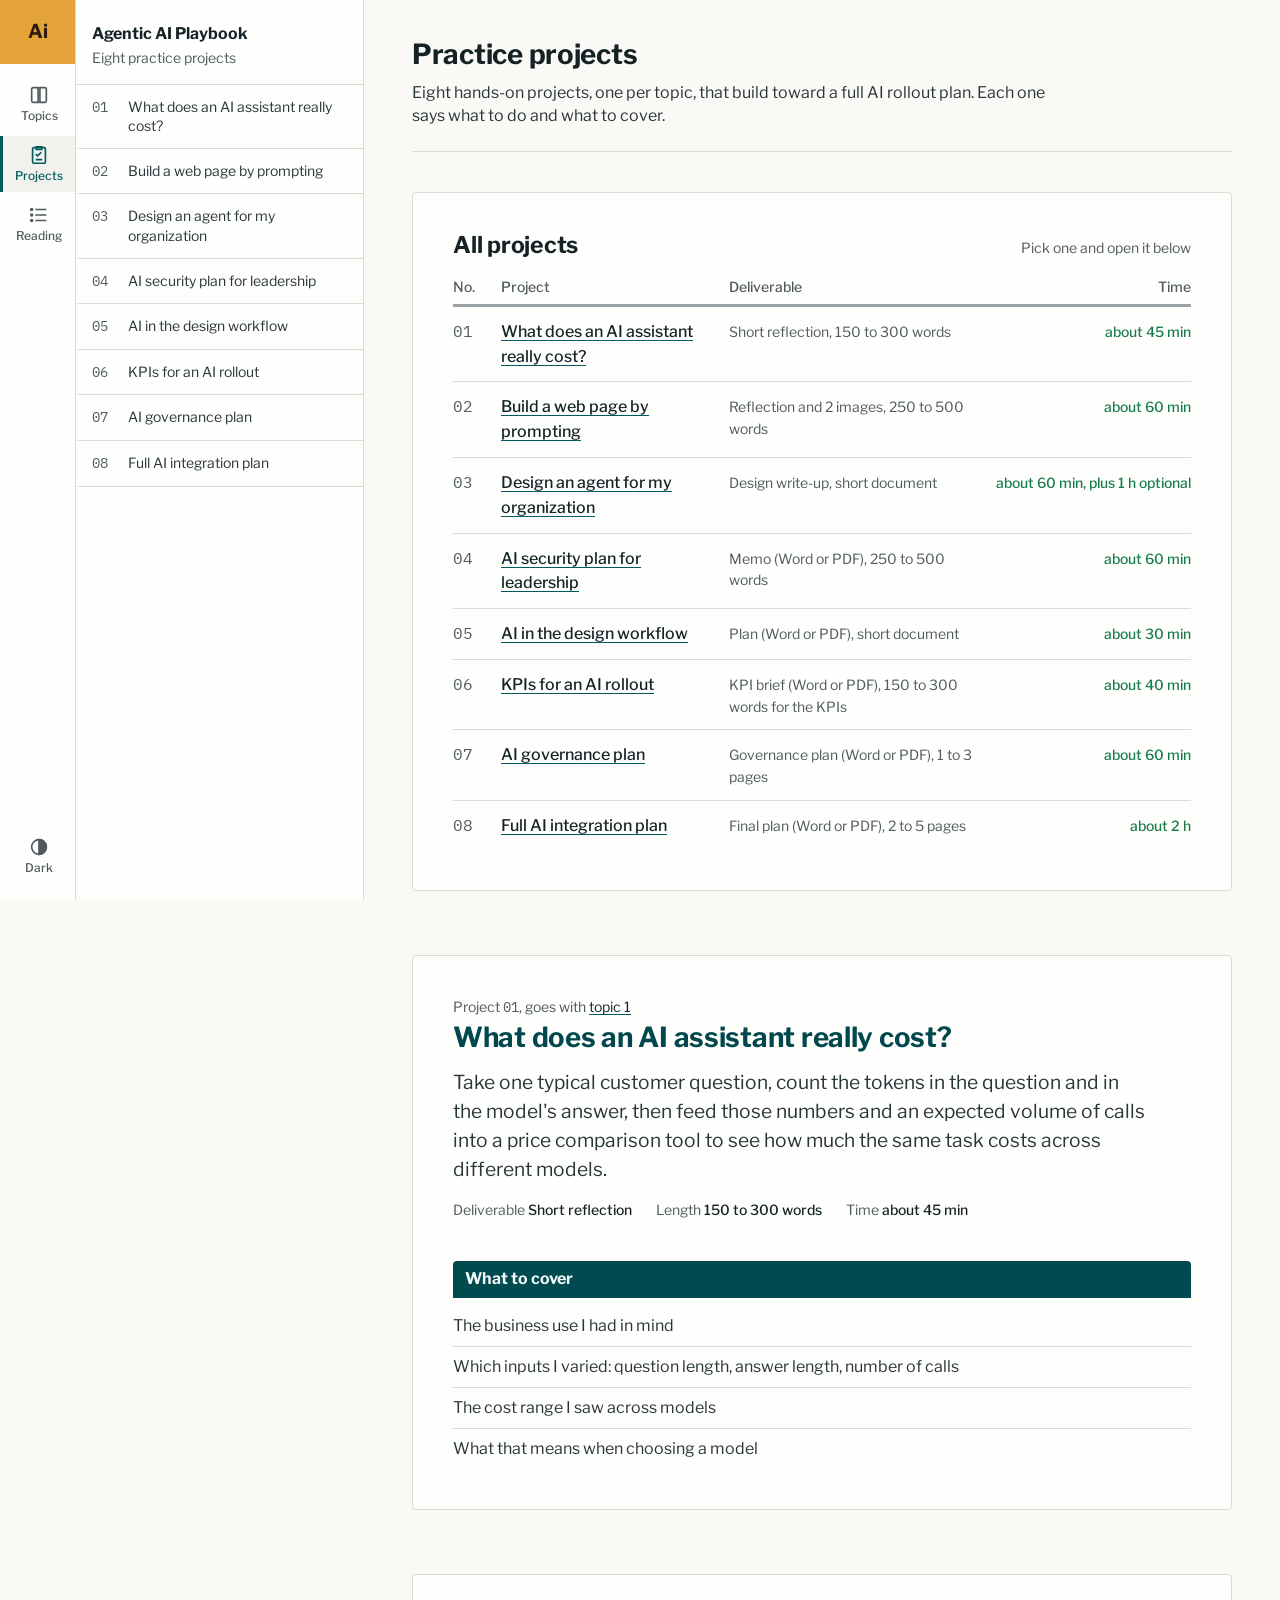
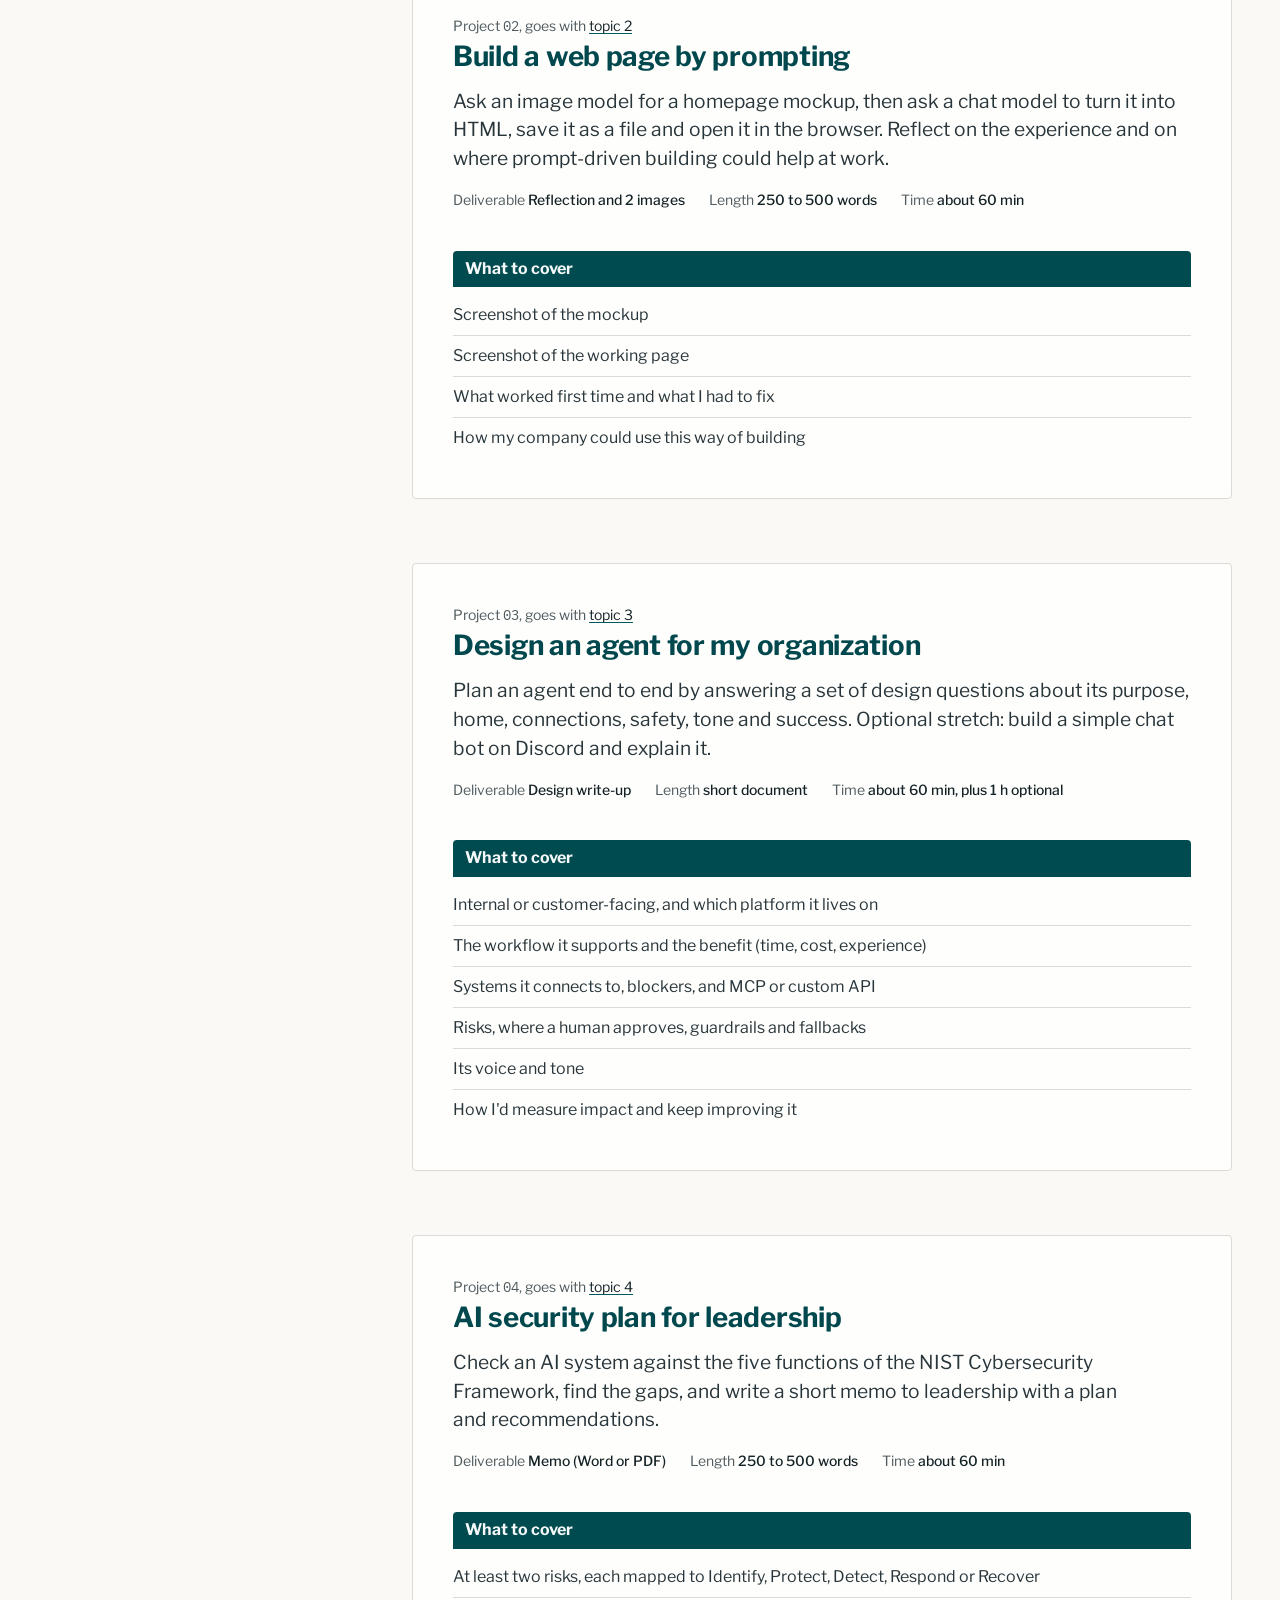
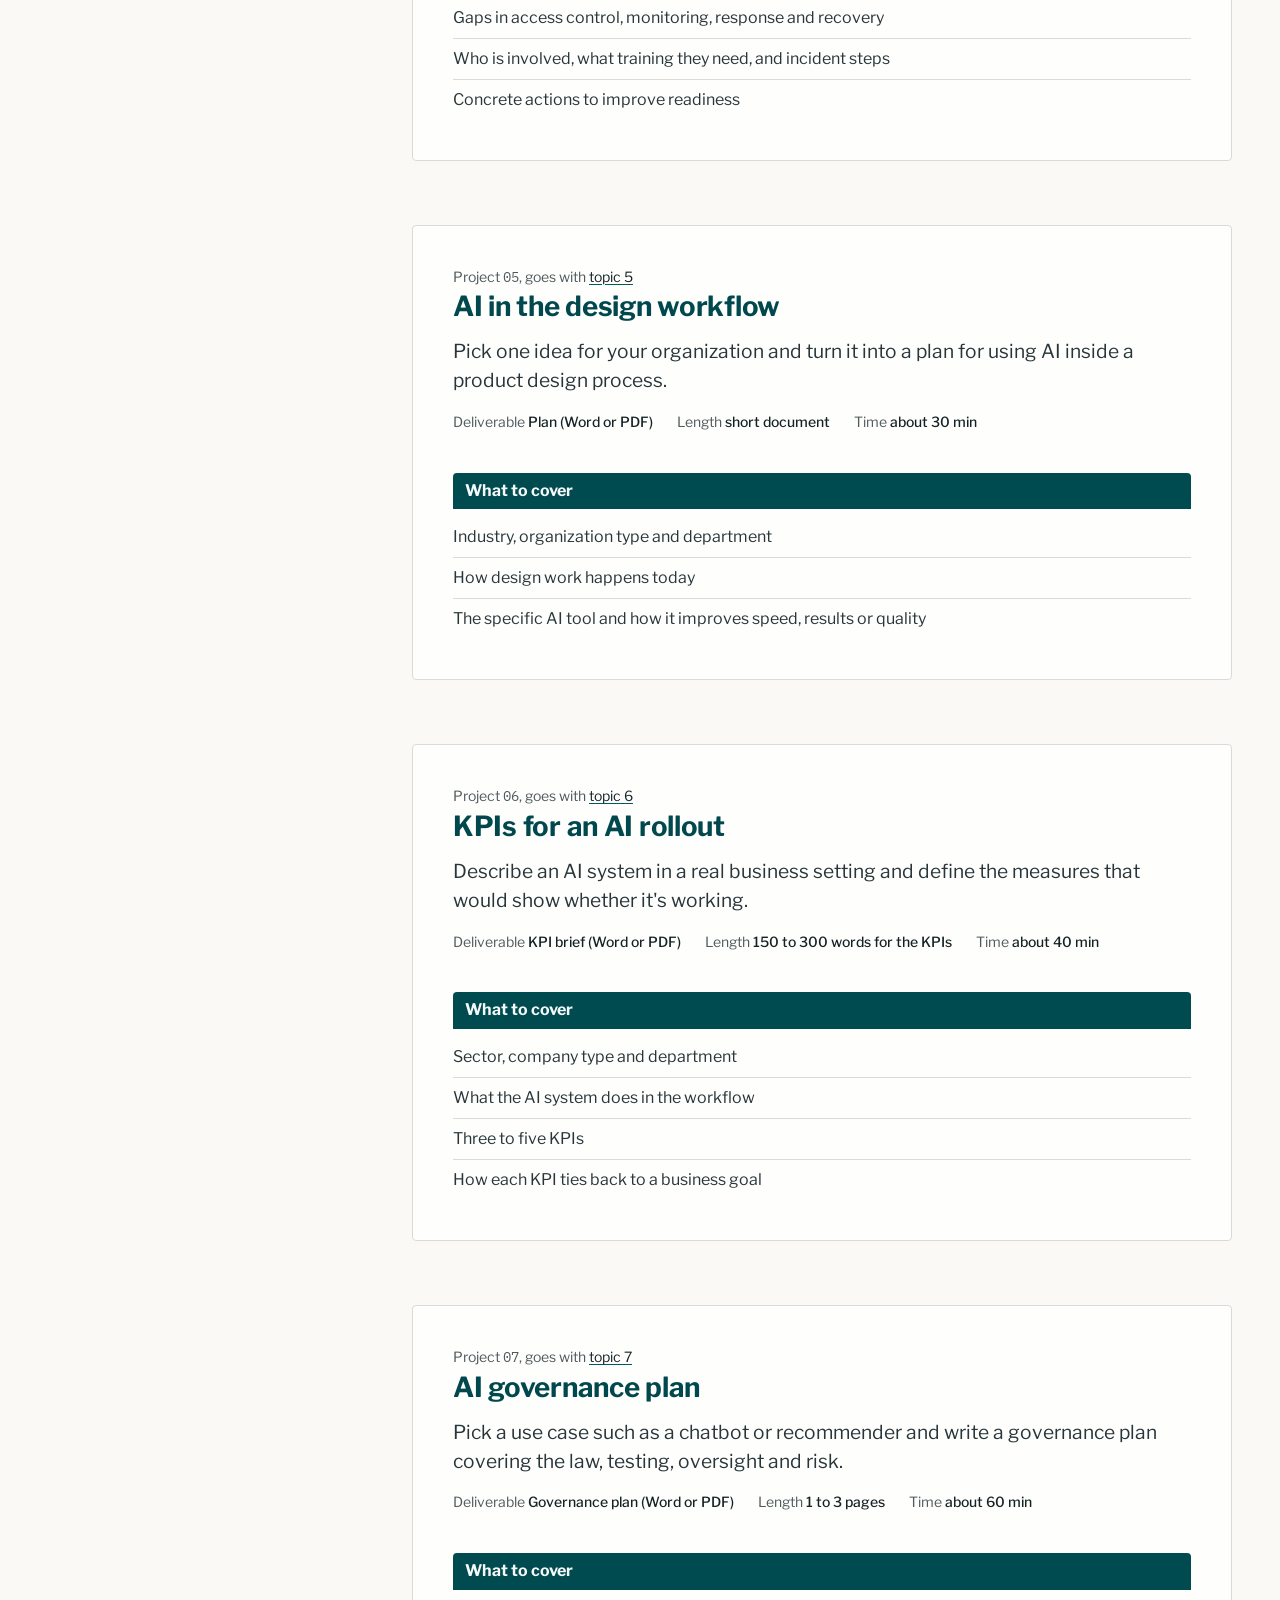
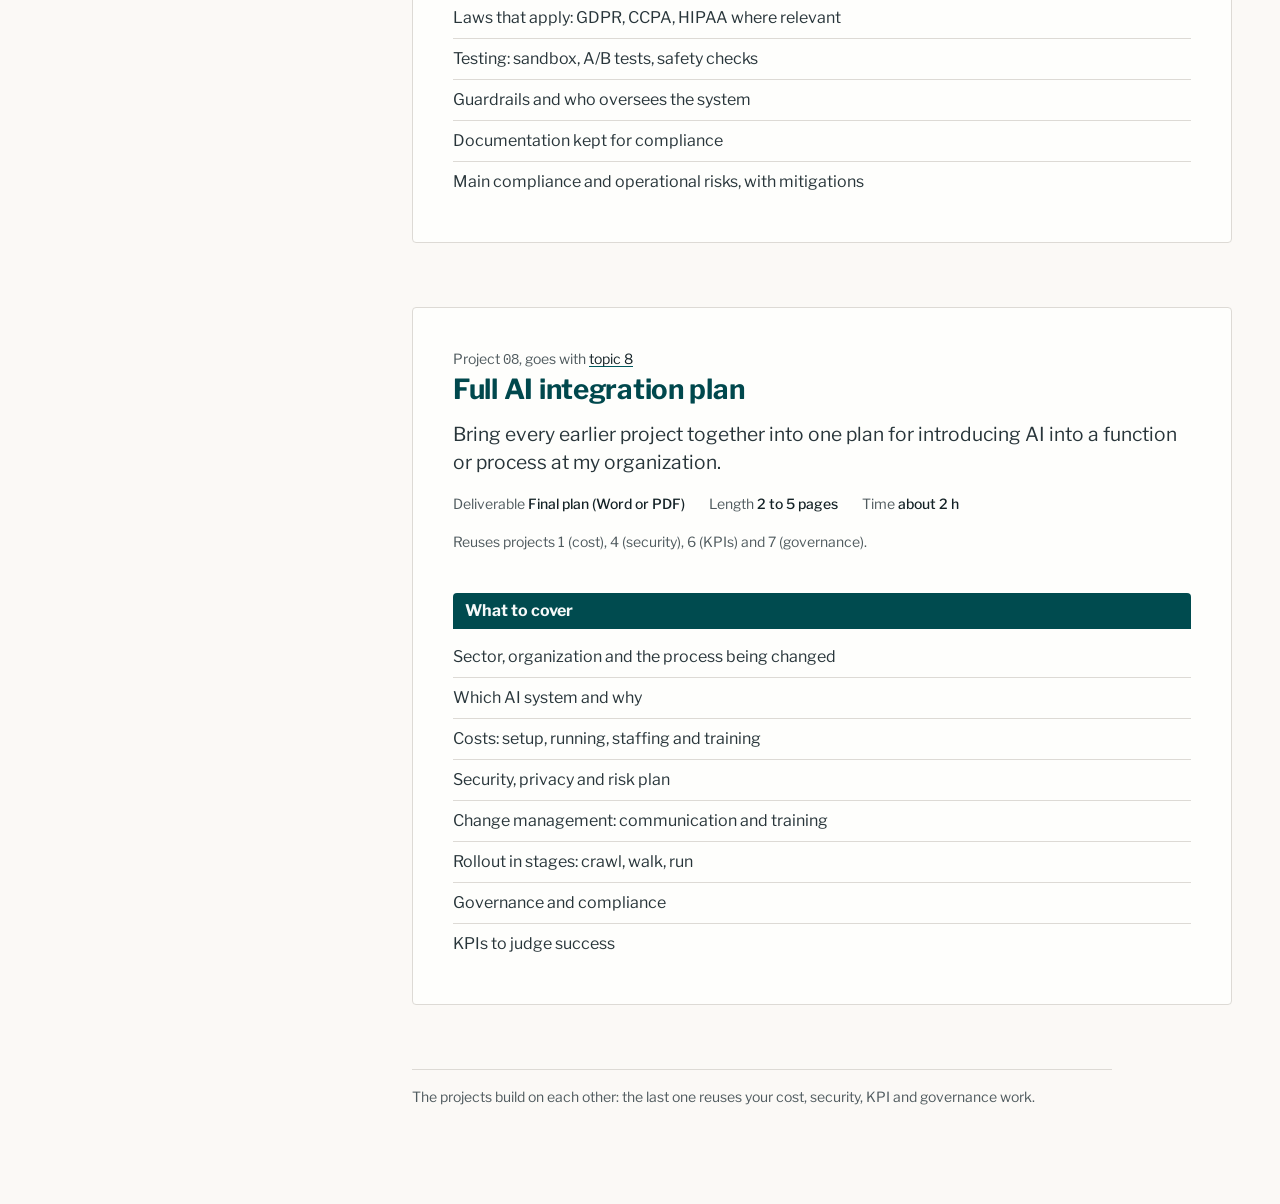
<file: assignments.html>
<!doctype html>
<html lang="en">
<head>
<meta charset="utf-8">
<meta name="viewport" content="width=device-width, initial-scale=1">
<title>Agentic AI Projects</title>
<meta name="description" content="Eight hands-on agentic AI projects: what each one asks for and what to cover.">
<script>try{var t=localStorage.getItem('aai-theme');if(t)document.documentElement.dataset.theme=t}catch(e){}</script>
<link rel="preconnect" href="https://fonts.googleapis.com">
<link rel="preconnect" href="https://fonts.gstatic.com" crossorigin>
<link href="https://fonts.googleapis.com/css2?family=Libre+Franklin:wght@400;500;700&family=IBM+Plex+Mono:wght@400;500&display=swap" rel="stylesheet">
<link rel="stylesheet" href="style.css">
</head>
<body>
<a class="skip" href="#list">Skip to the projects</a>
<nav class="rail" aria-label="Sections">
  <a class="mono" href="index.html" aria-label="Agentic AI Playbook, home">Ai</a>
  <a href="index.html"><svg width="22" height="22" viewBox="0 0 24 24" fill="none" stroke="currentColor" stroke-width="1.8" aria-hidden="true"><path d="M4 5.5A1.5 1.5 0 0 1 5.5 4H11v16H5.5A1.5 1.5 0 0 1 4 18.5z"/><path d="M13 4h5.5A1.5 1.5 0 0 1 20 5.5v13a1.5 1.5 0 0 1-1.5 1.5H13z"/></svg><span>Topics</span></a>
  <a href="assignments.html" aria-current="page"><svg width="22" height="22" viewBox="0 0 24 24" fill="none" stroke="currentColor" stroke-width="1.8" aria-hidden="true"><rect x="5" y="4" width="14" height="17" rx="1.5"/><path d="M9 3h6v3H9zM8.5 11l2 2 4-4M8.5 17h7"/></svg><span>Projects</span></a>
  <a href="references.html"><svg width="22" height="22" viewBox="0 0 24 24" fill="none" stroke="currentColor" stroke-width="1.8" aria-hidden="true"><path d="M8 6h12M8 12h12M8 18h12"/><circle cx="4" cy="6" r="1"/><circle cx="4" cy="12" r="1"/><circle cx="4" cy="18" r="1"/></svg><span>Reading</span></a>
  <button class="rail-btn" type="button" id="theme"><svg width="22" height="22" viewBox="0 0 24 24" fill="none" stroke="currentColor" stroke-width="1.8" aria-hidden="true"><circle cx="12" cy="12" r="8"/><path d="M12 4a8 8 0 0 1 0 16z" fill="currentColor"/></svg><span id="theme-label">Theme</span></button>
</nav>

<div class="shell">
  <details class="side" open>
    <summary>Projects</summary>
    <div class="side-head"><strong>Agentic AI Playbook</strong><span>Eight practice projects</span></div>
    <ol class="toc" id="toc"></ol>
  </details>

  <main>
    <header class="page-head">
      <h1>Practice projects</h1>
      <p class="lead">Eight hands-on projects, one per topic, that build toward a full AI rollout plan. Each one says what to do and what to cover.</p>
    </header>

    <section class="ledger-wrap sheet" aria-labelledby="ledger-h">
      <div class="ledger-cap"><h2 id="ledger-h">All projects</h2><span>Pick one and open it below</span></div>
      <table class="ledger">
        <thead><tr><th scope="col">No.</th><th scope="col">Project</th><th scope="col">Deliverable</th><th scope="col">Time</th></tr></thead>
        <tbody id="ledger"></tbody>
      </table>
    </section>

    <div id="list"></div>
    <footer class="foot">The projects build on each other: the last one reuses your cost, security, KPI and governance work.</footer>
  </main>
</div>

<script src="data.js"></script>
<script>
const A = [
 {topic:1,t:"What does an AI assistant really cost?",
  what:"Take one typical customer question, count the tokens in the question and in the model's answer, then feed those numbers and an expected volume of calls into a price comparison tool to see how much the same task costs across different models.",
  out:"Short reflection", len:"150 to 300 words", time:"about 45 min",
  cover:["The business use I had in mind","Which inputs I varied: question length, answer length, number of calls","The cost range I saw across models","What that means when choosing a model"]},
 {topic:2,t:"Build a web page by prompting",
  what:"Ask an image model for a homepage mockup, then ask a chat model to turn it into HTML, save it as a file and open it in the browser. Reflect on the experience and on where prompt-driven building could help at work.",
  out:"Reflection and 2 images", len:"250 to 500 words", time:"about 60 min",
  cover:["Screenshot of the mockup","Screenshot of the working page","What worked first time and what I had to fix","How my company could use this way of building"]},
 {topic:3,t:"Design an agent for my organization",
  what:"Plan an agent end to end by answering a set of design questions about its purpose, home, connections, safety, tone and success. Optional stretch: build a simple chat bot on Discord and explain it.",
  out:"Design write-up", len:"short document", time:"about 60 min, plus 1 h optional",
  cover:["Internal or customer-facing, and which platform it lives on","The workflow it supports and the benefit (time, cost, experience)","Systems it connects to, blockers, and MCP or custom API","Risks, where a human approves, guardrails and fallbacks","Its voice and tone","How I'd measure impact and keep improving it"]},
 {topic:4,t:"AI security plan for leadership",
  what:"Check an AI system against the five functions of the NIST Cybersecurity Framework, find the gaps, and write a short memo to leadership with a plan and recommendations.",
  out:"Memo (Word or PDF)", len:"250 to 500 words", time:"about 60 min",
  cover:["At least two risks, each mapped to Identify, Protect, Detect, Respond or Recover","Gaps in access control, monitoring, response and recovery","Who is involved, what training they need, and incident steps","Concrete actions to improve readiness"]},
 {topic:5,t:"AI in the design workflow",
  what:"Pick one idea for your organization and turn it into a plan for using AI inside a product design process.",
  out:"Plan (Word or PDF)", len:"short document", time:"about 30 min",
  cover:["Industry, organization type and department","How design work happens today","The specific AI tool and how it improves speed, results or quality"]},
 {topic:6,t:"KPIs for an AI rollout",
  what:"Describe an AI system in a real business setting and define the measures that would show whether it's working.",
  out:"KPI brief (Word or PDF)", len:"150 to 300 words for the KPIs", time:"about 40 min",
  cover:["Sector, company type and department","What the AI system does in the workflow","Three to five KPIs","How each KPI ties back to a business goal"]},
 {topic:7,t:"AI governance plan",
  what:"Pick a use case such as a chatbot or recommender and write a governance plan covering the law, testing, oversight and risk.",
  out:"Governance plan (Word or PDF)", len:"1 to 3 pages", time:"about 60 min",
  cover:["Laws that apply: GDPR, CCPA, HIPAA where relevant","Testing: sandbox, A/B tests, safety checks","Guardrails and who oversees the system","Documentation kept for compliance","Main compliance and operational risks, with mitigations"]},
 {topic:8,t:"Full AI integration plan",
  what:"Bring every earlier project together into one plan for introducing AI into a function or process at my organization.",
  out:"Final plan (Word or PDF)", len:"2 to 5 pages", time:"about 2 h",
  builds:"Reuses projects 1 (cost), 4 (security), 6 (KPIs) and 7 (governance).",
  cover:["Sector, organization and the process being changed","Which AI system and why","Costs: setup, running, staffing and training","Security, privacy and risk plan","Change management: communication and training","Rollout in stages: crawl, walk, run","Governance and compliance","KPIs to judge success"]}
];

const store={get(k){try{return localStorage.getItem(k)}catch(e){return null}},set(k,v){try{localStorage.setItem(k,v)}catch(e){}}};
const esc=s=>String(s).replace(/[&<>"]/g,c=>({"&":"&amp;","<":"&lt;",">":"&gt;",'"':"&quot;"}[c]));
const pad=n=>String(n).padStart(2,'0');
const toc=document.getElementById('toc'), list=document.getElementById('list'), ledger=document.getElementById('ledger');

A.forEach((a,i)=>{
  const n=i+1,id='a'+n;
  toc.insertAdjacentHTML('beforeend',`<li><a href="#${id}" id="nav-${id}"><span>${pad(n)}</span>${esc(a.t)}</a></li>`);
  ledger.insertAdjacentHTML('beforeend',`<tr id="row-${id}"><td class="n">${pad(n)}</td><td class="t"><a href="#${id}">${esc(a.t)}</a></td><td class="m">${esc(a.out)}, ${esc(a.len)}</td><td class="st">${esc(a.time)}</td></tr>`);
  list.insertAdjacentHTML('beforeend',`
  <section class="module sheet" id="${id}" aria-labelledby="h-${id}">
    <div class="mhead"><div><div class="num-label">Project <span class="num">${pad(n)}</span>, goes with <a href="index.html#m${a.topic}">topic ${a.topic}</a></div><h2 id="h-${id}">${esc(a.t)}</h2></div></div>
    <p class="big">${esc(a.what)}</p>
    <p class="chips"><span>Deliverable <b>${esc(a.out)}</b></span><span>Length <b>${esc(a.len)}</b></span><span>Time <b>${esc(a.time)}</b></span></p>
    ${a.builds?`<p class="brief">${esc(a.builds)}</p>`:''}
    <div class="cols">
      <div>
        <h3 class="label">What to cover</h3>
        <ul class="list">${a.cover.map(c=>`<li>${esc(c)}</li>`).join('')}</ul>
      </div>
    </div>
  </section>`);
});
const side=document.querySelector('.side');
const narrow=matchMedia('(max-width: 60rem)');
side.open=!narrow.matches;
narrow.addEventListener('change',()=>{side.open=!narrow.matches;});
toc.addEventListener('click',e=>{if(narrow.matches&&e.target.closest('a')) side.open=false;});

const root=document.documentElement;
document.getElementById('theme').addEventListener('click',()=>{
  const dark=root.dataset.theme?root.dataset.theme==='dark':matchMedia('(prefers-color-scheme: dark)').matches;
  root.dataset.theme=dark?'light':'dark'; store.set('aai-theme',root.dataset.theme);});
function themeLabel(){const d=root.dataset.theme?root.dataset.theme==='dark':matchMedia('(prefers-color-scheme: dark)').matches; document.getElementById('theme-label').textContent=d?'Light':'Dark'; document.getElementById('theme').setAttribute('aria-label',d?'Switch to light mode':'Switch to dark mode');}
document.getElementById('theme').addEventListener('click',themeLabel); themeLabel();
</script>
</body>
</html>
</file>
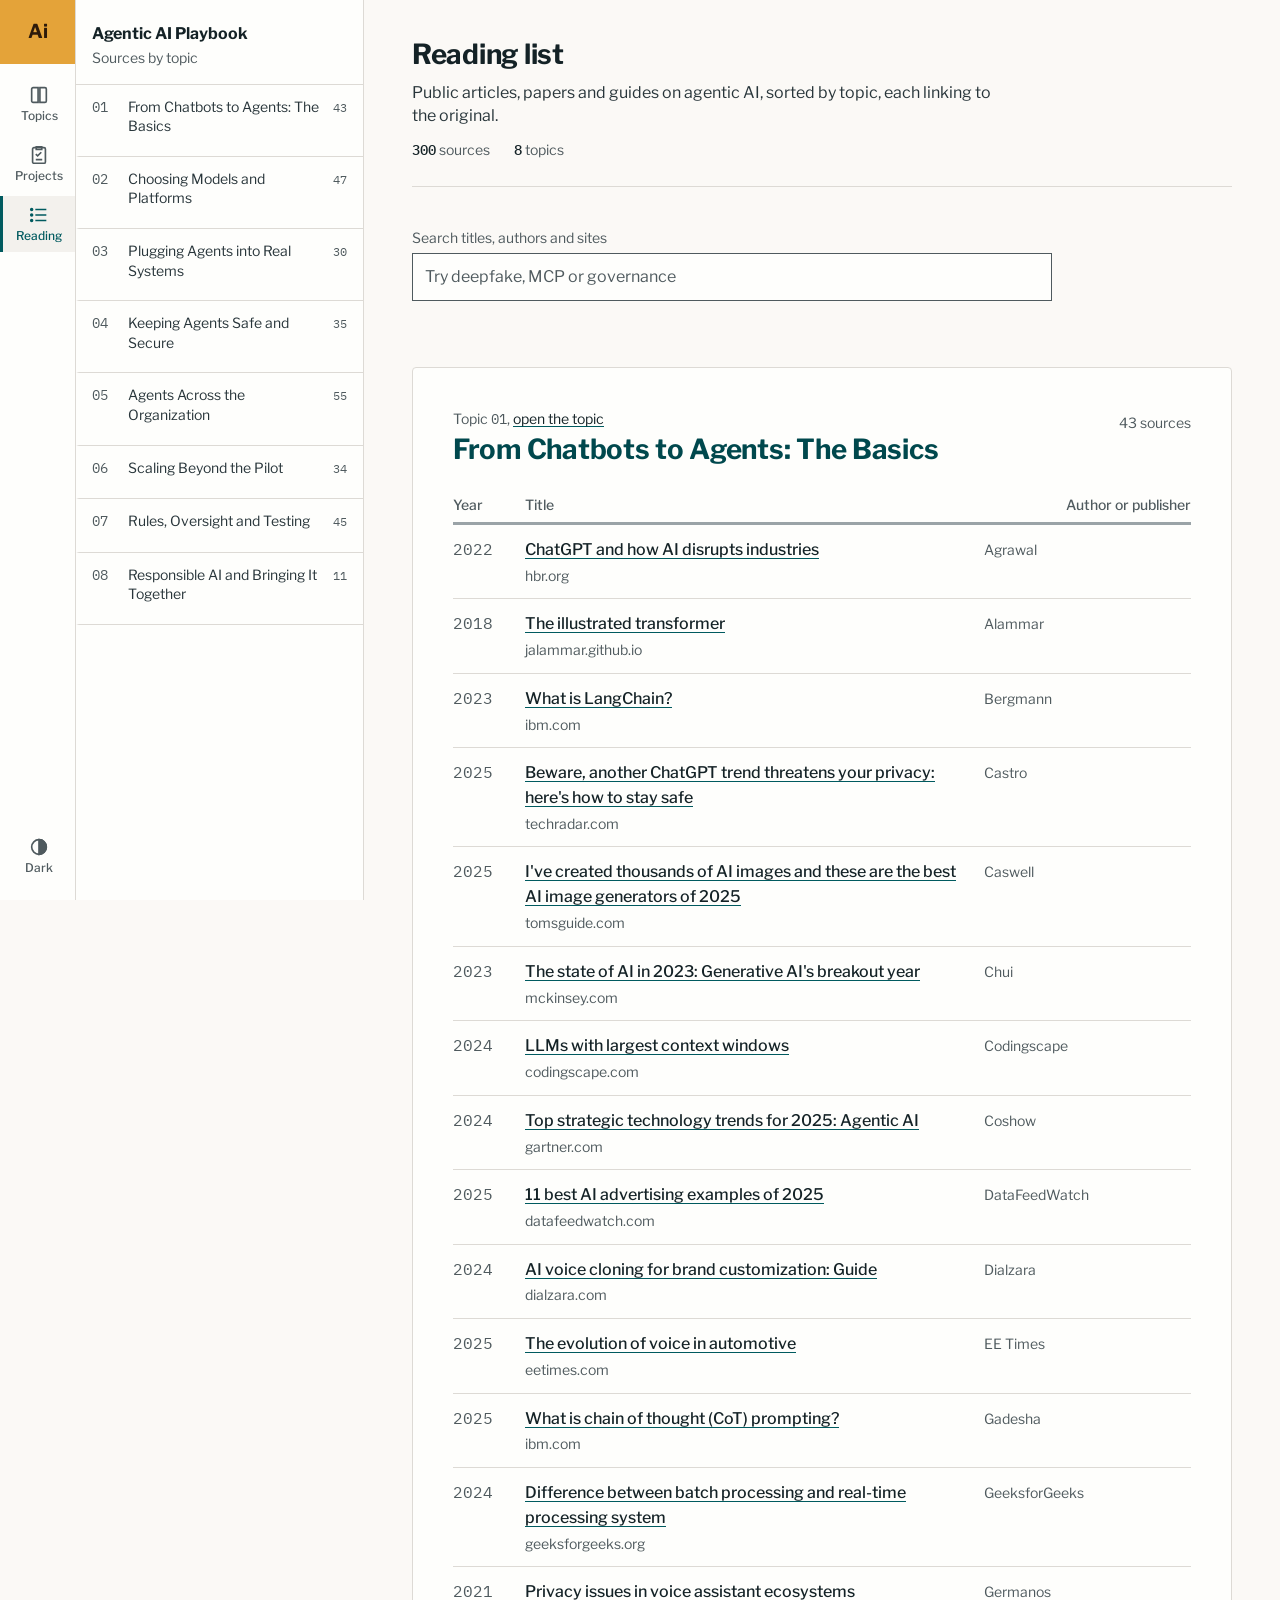
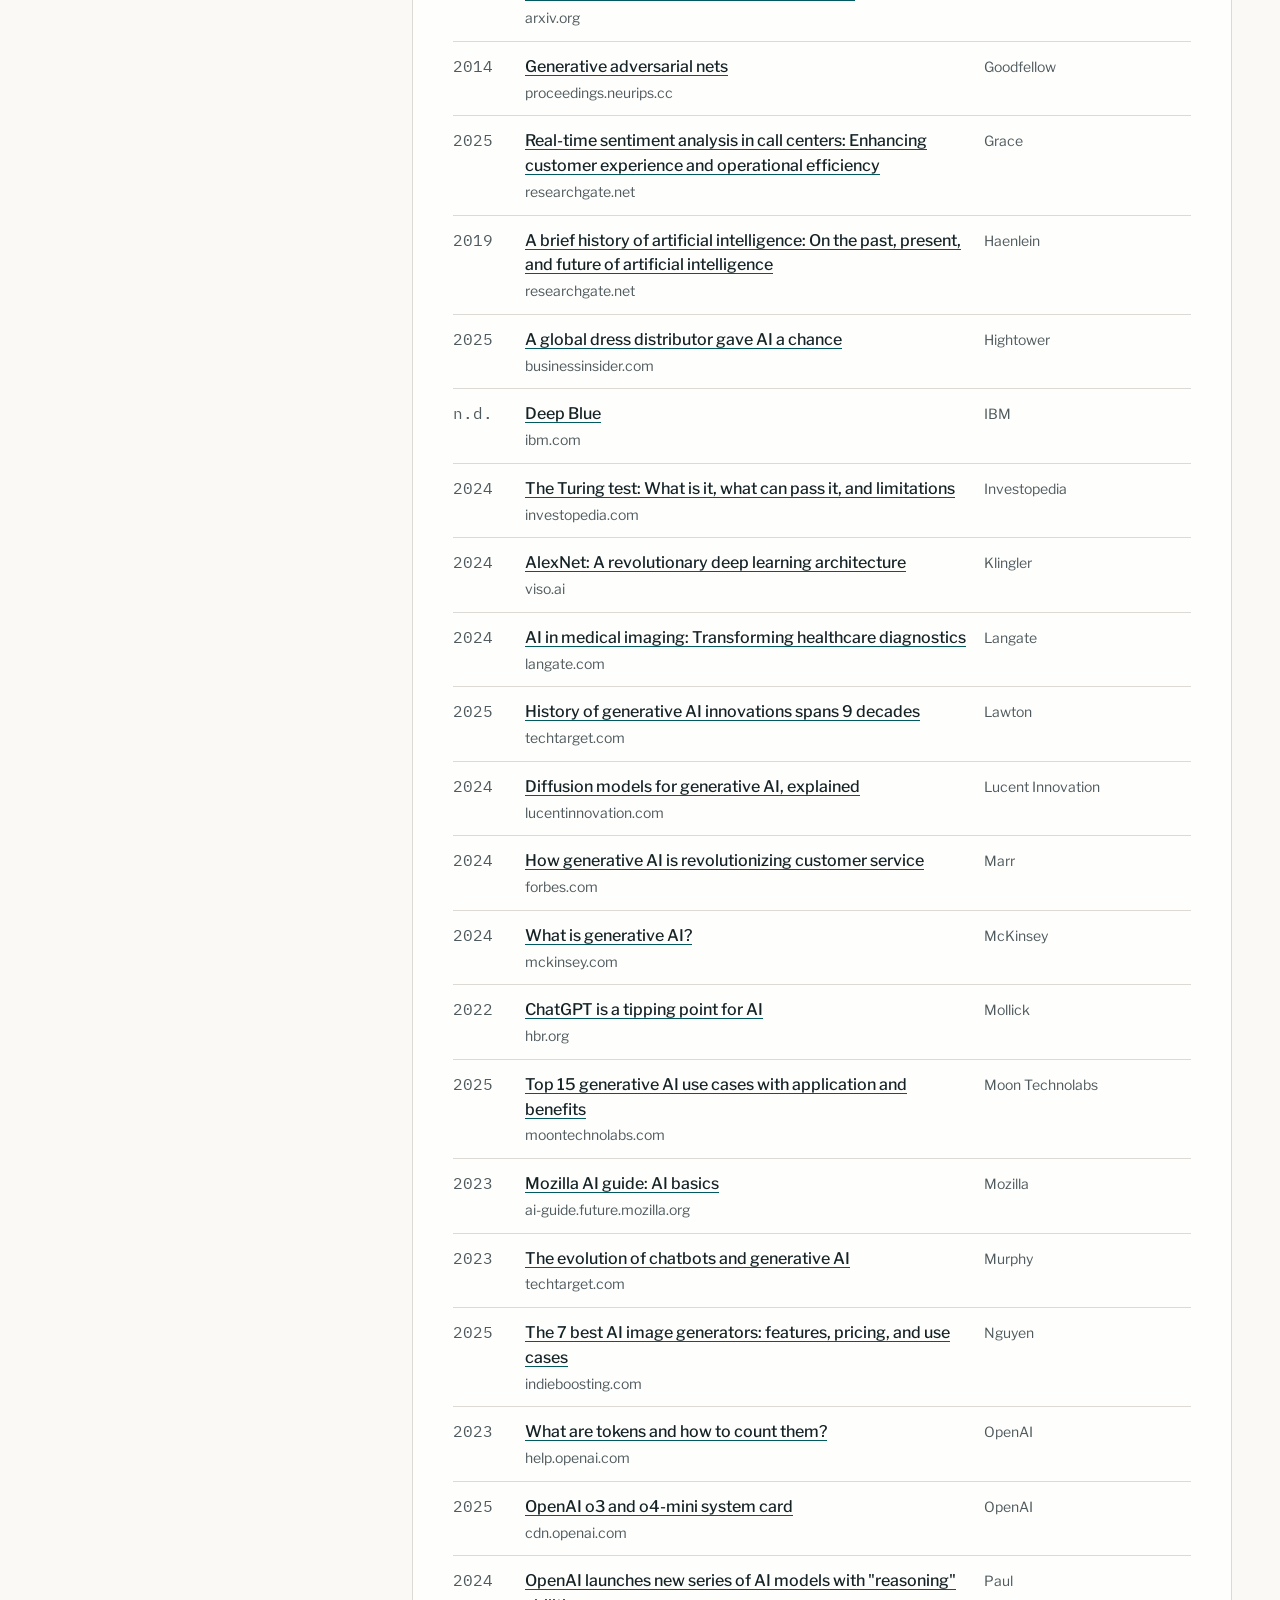
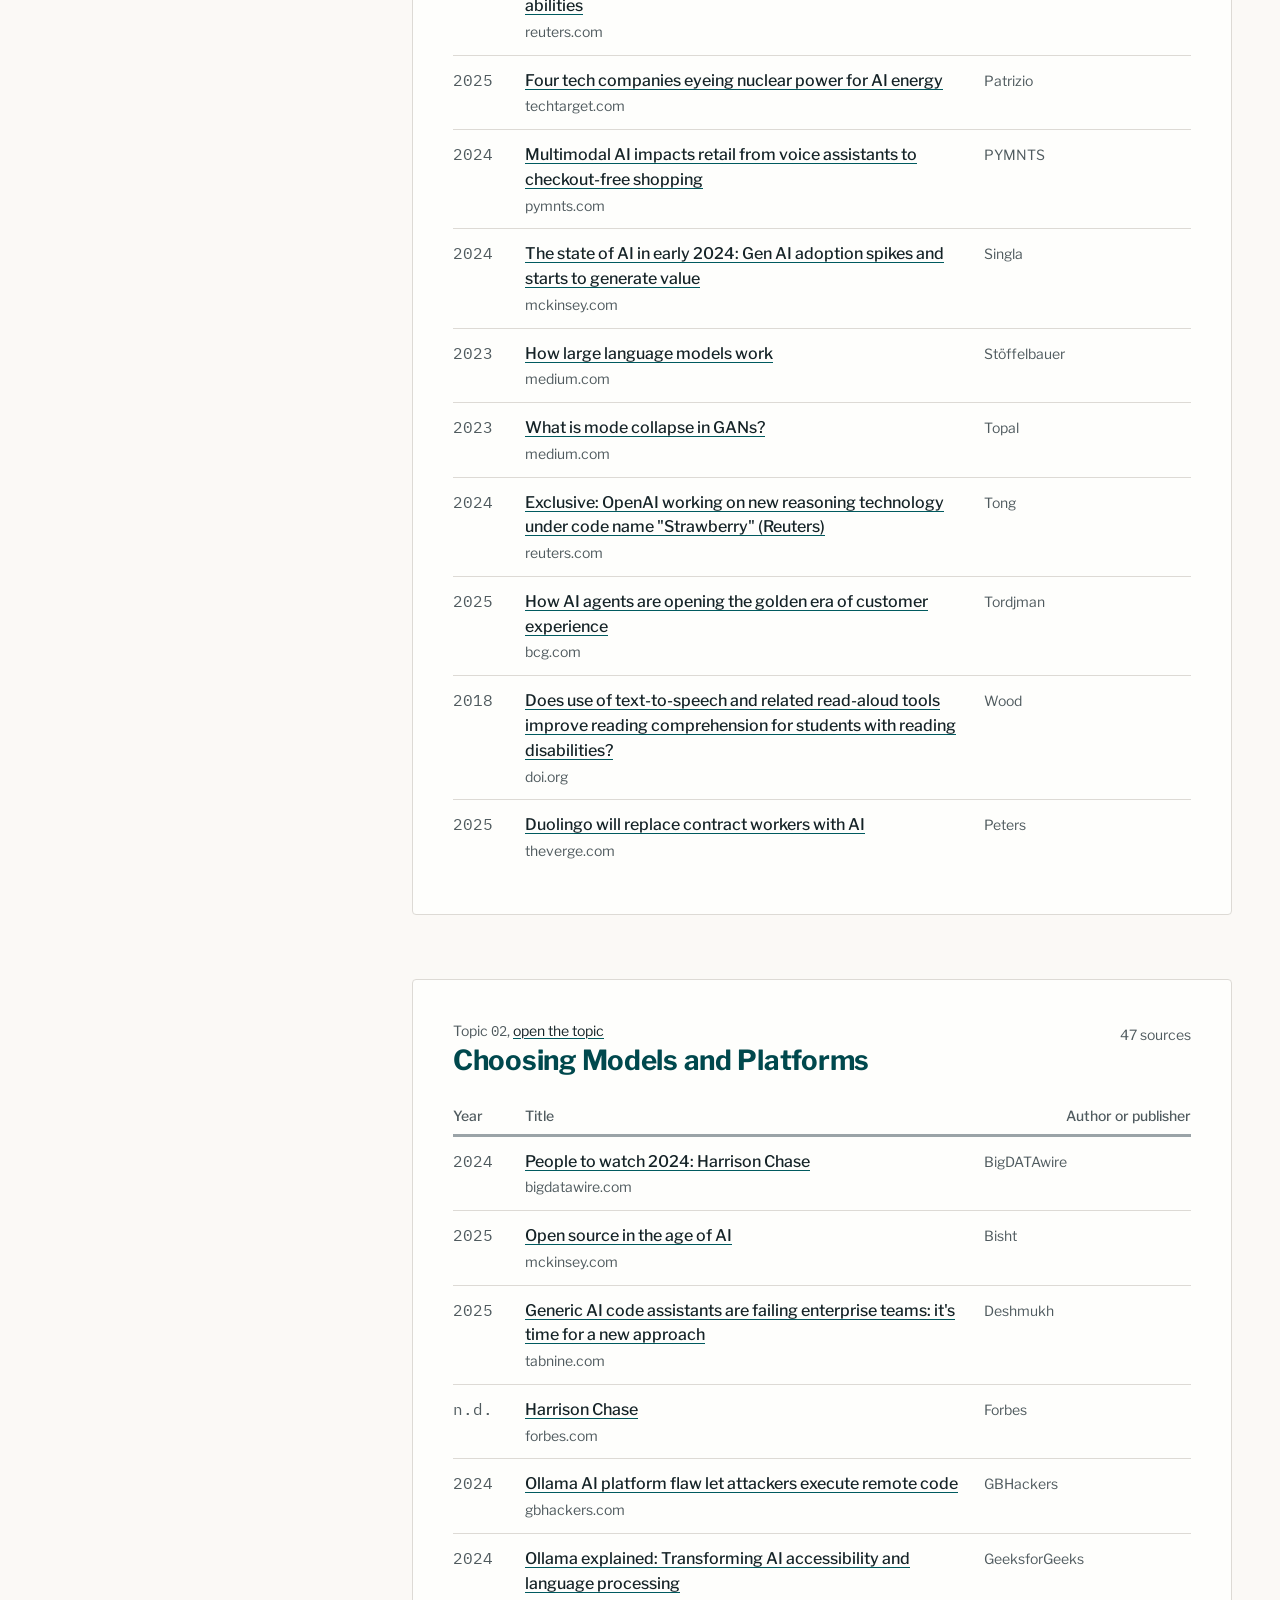
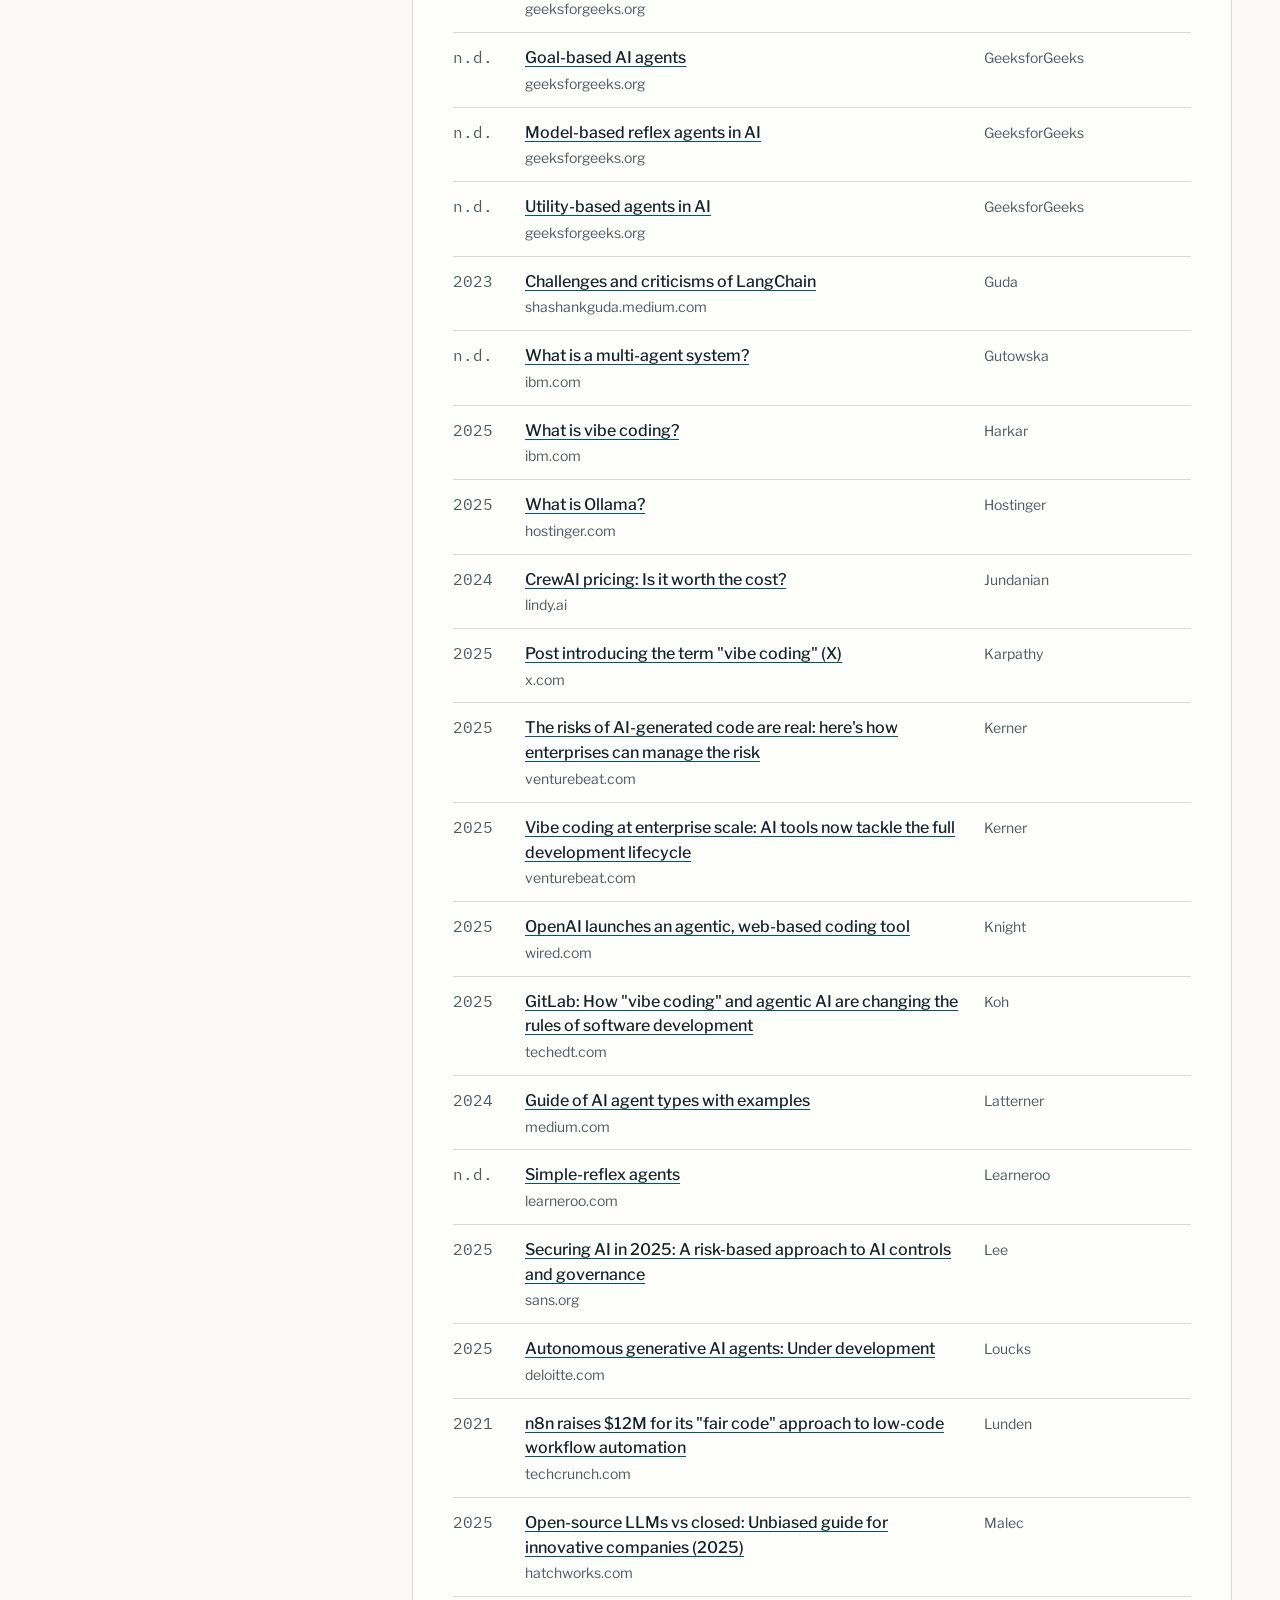
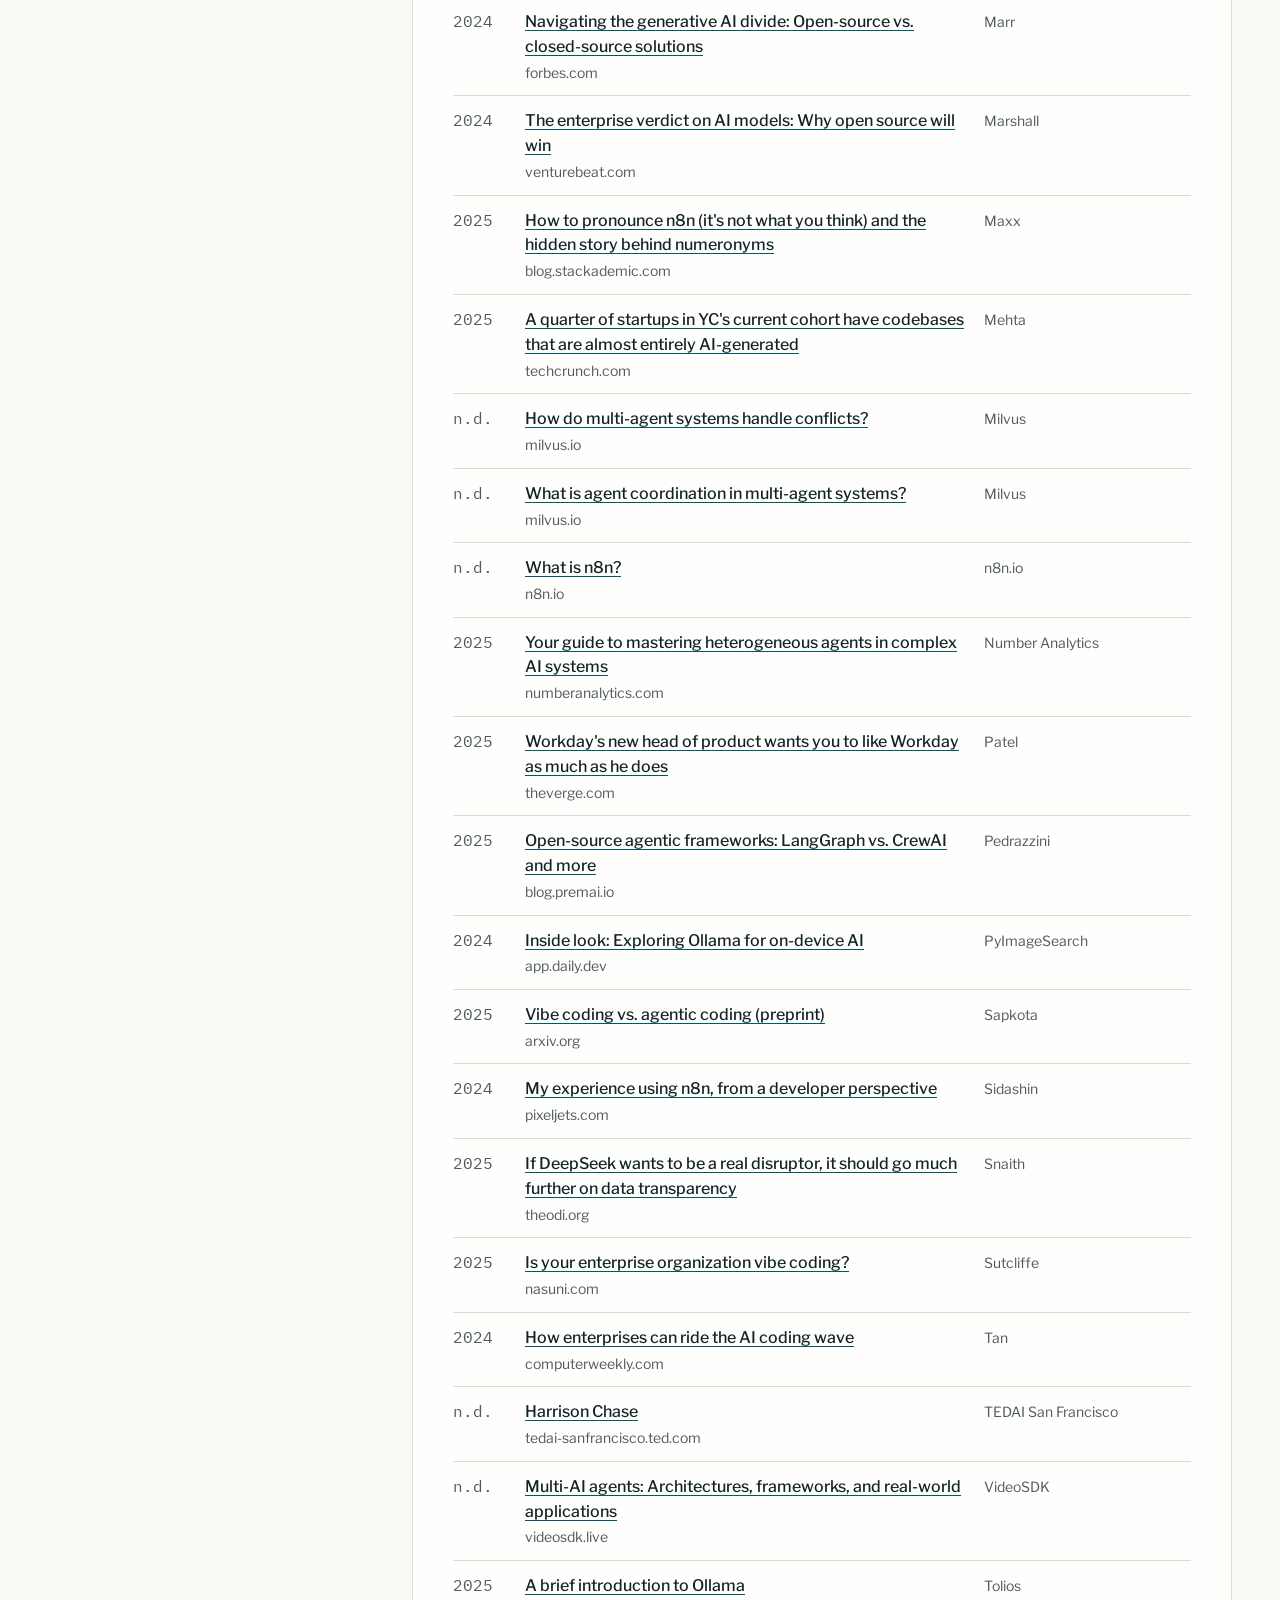
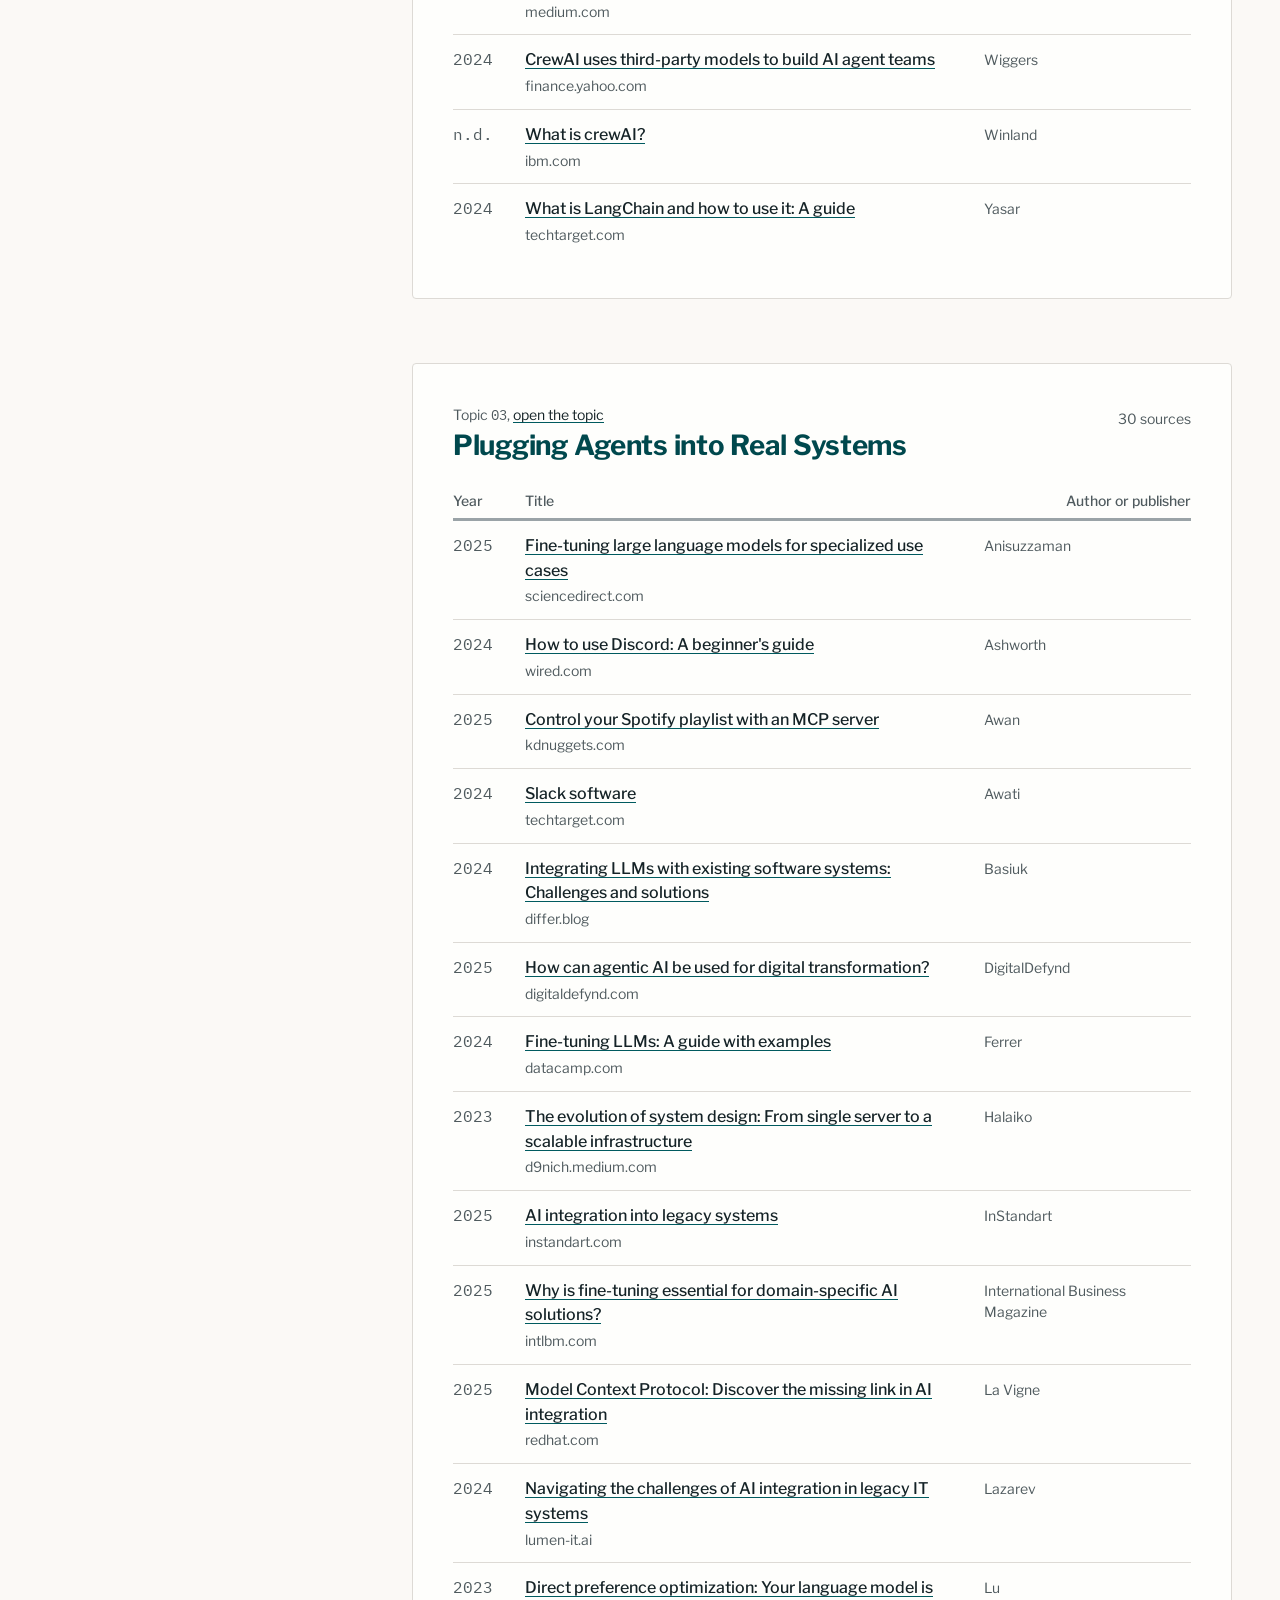
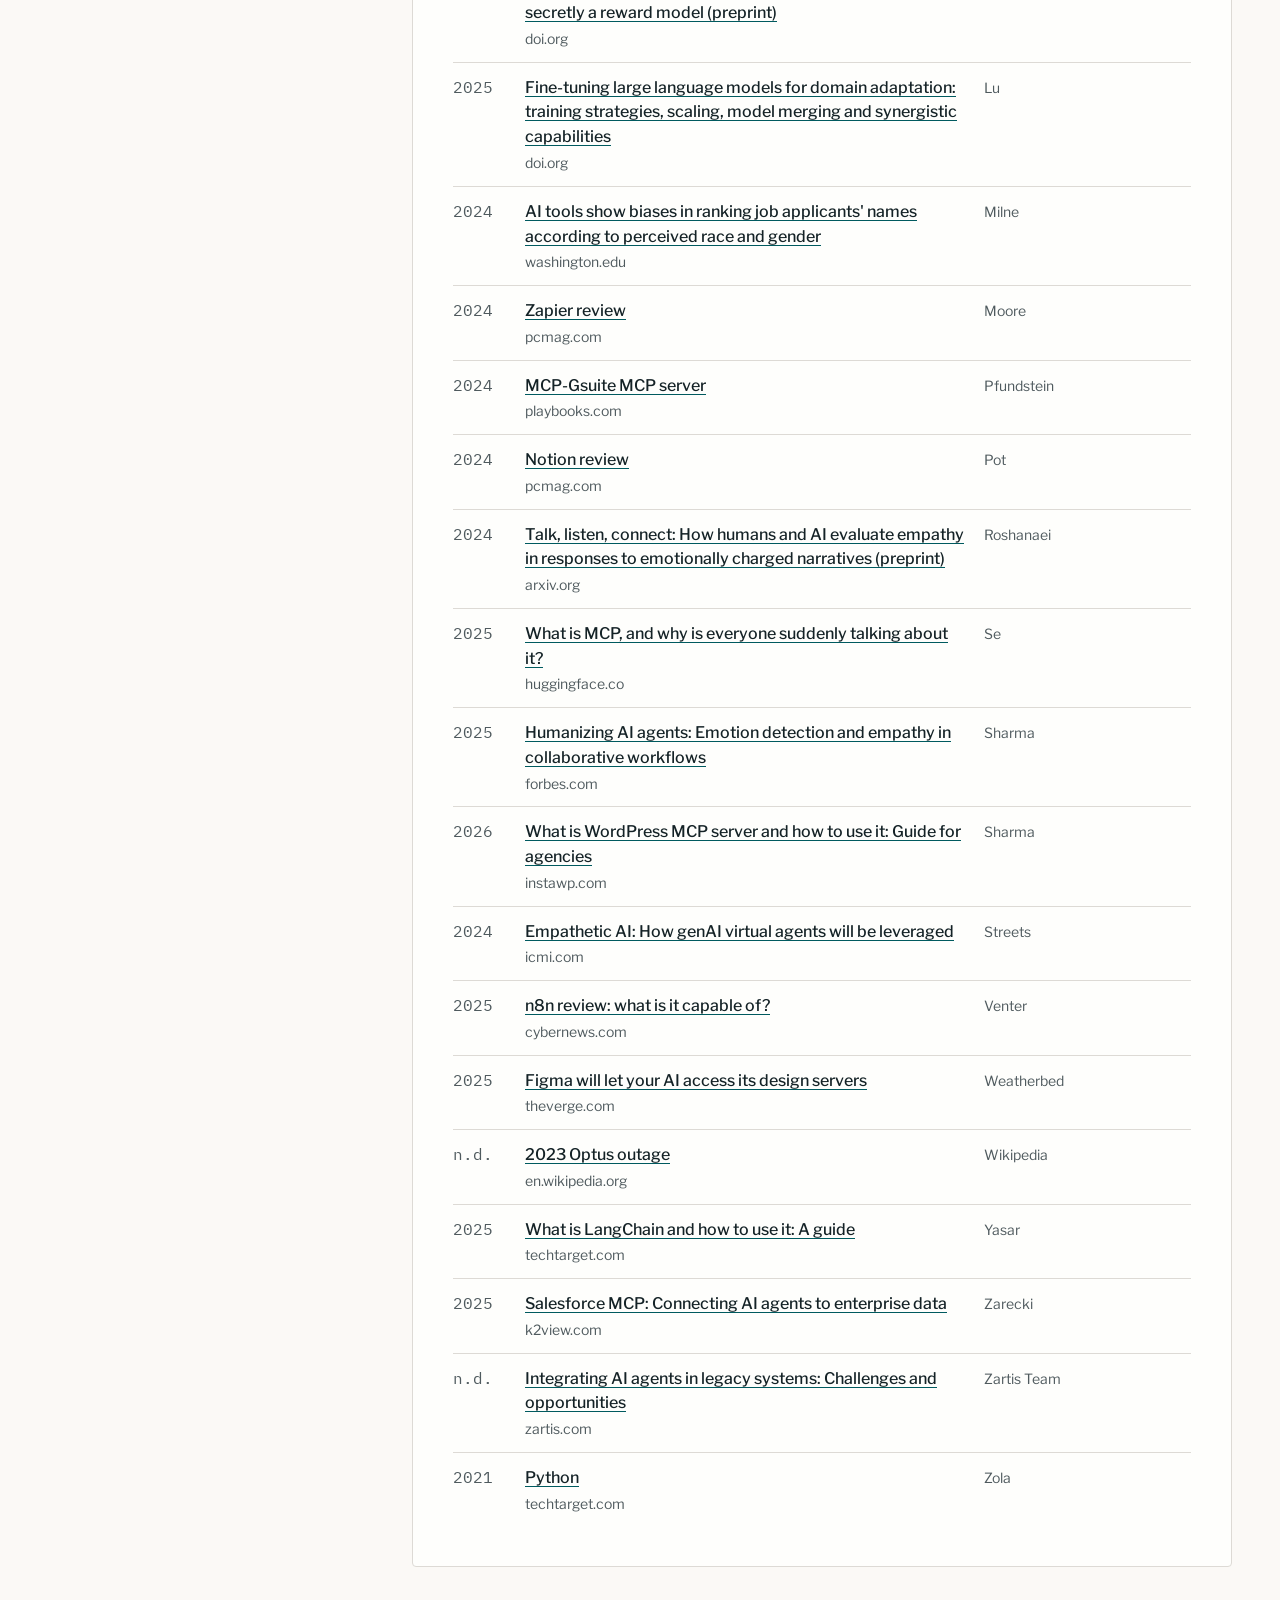
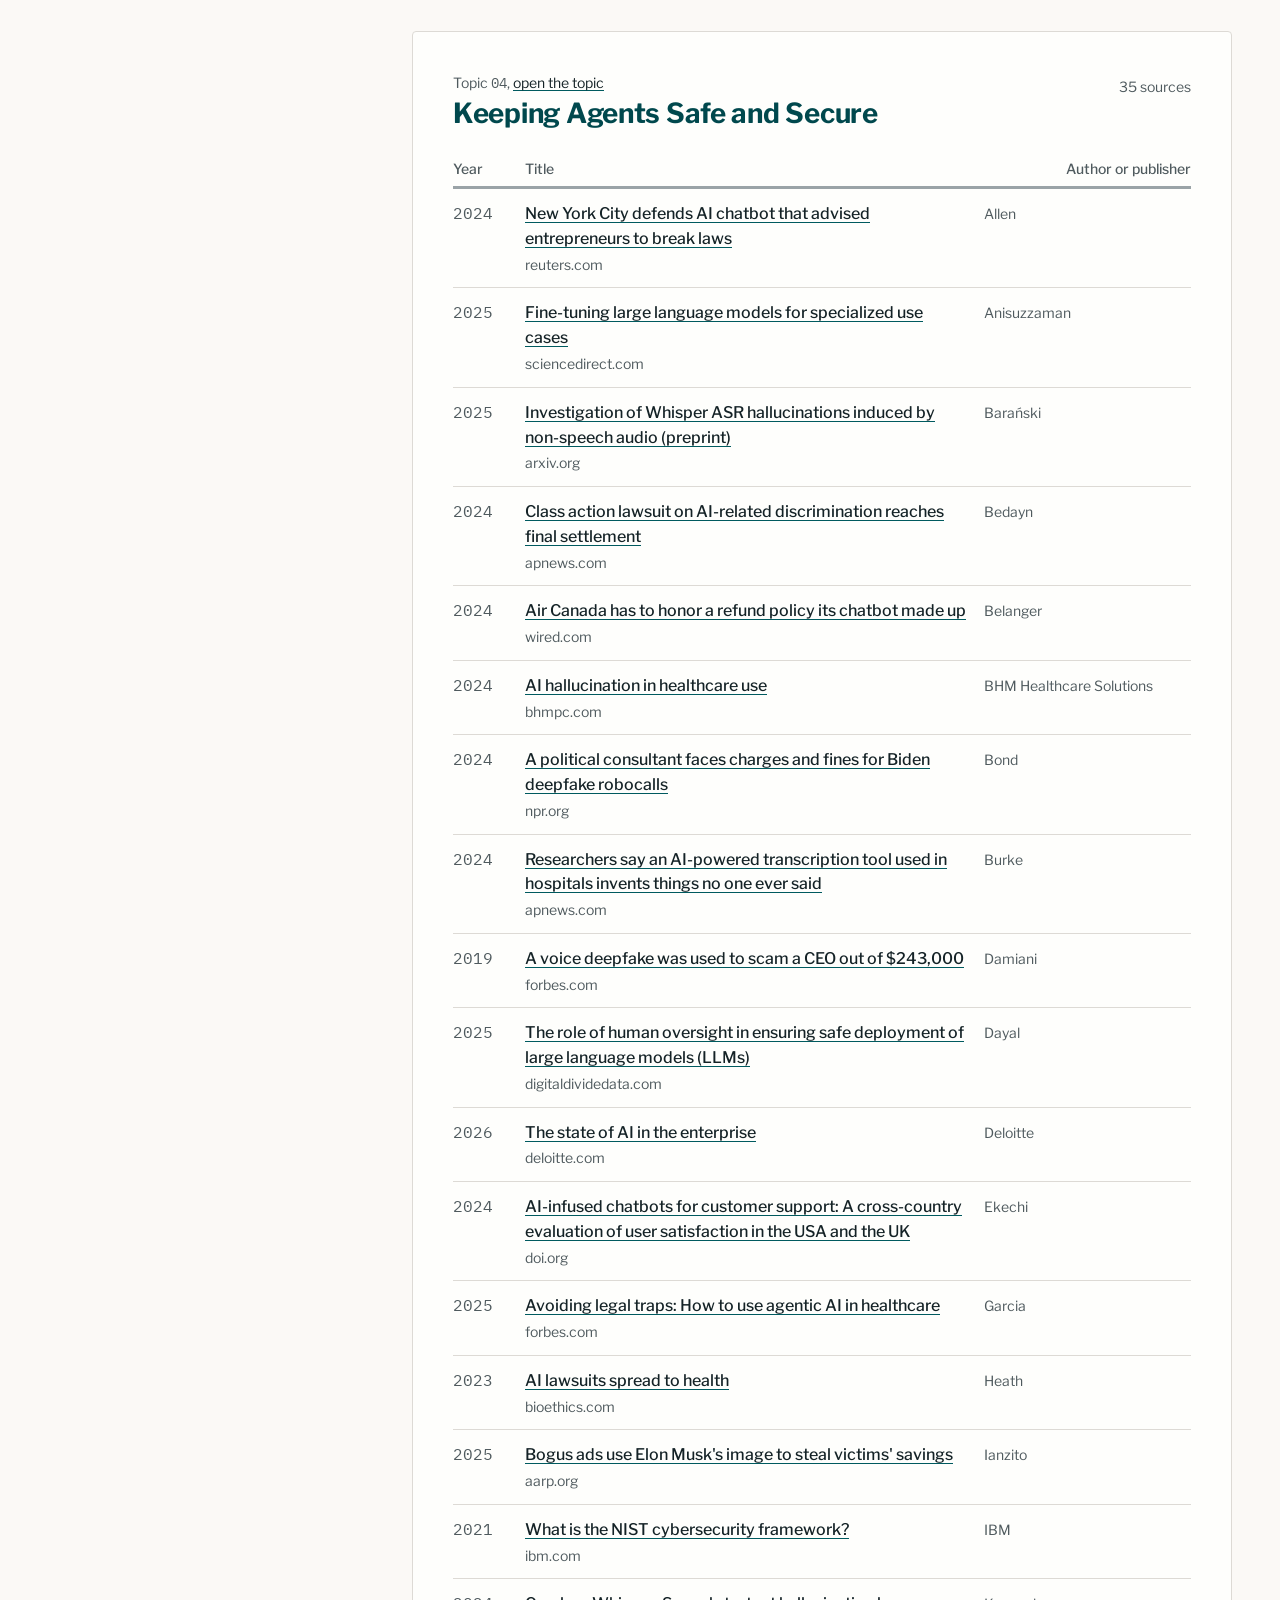
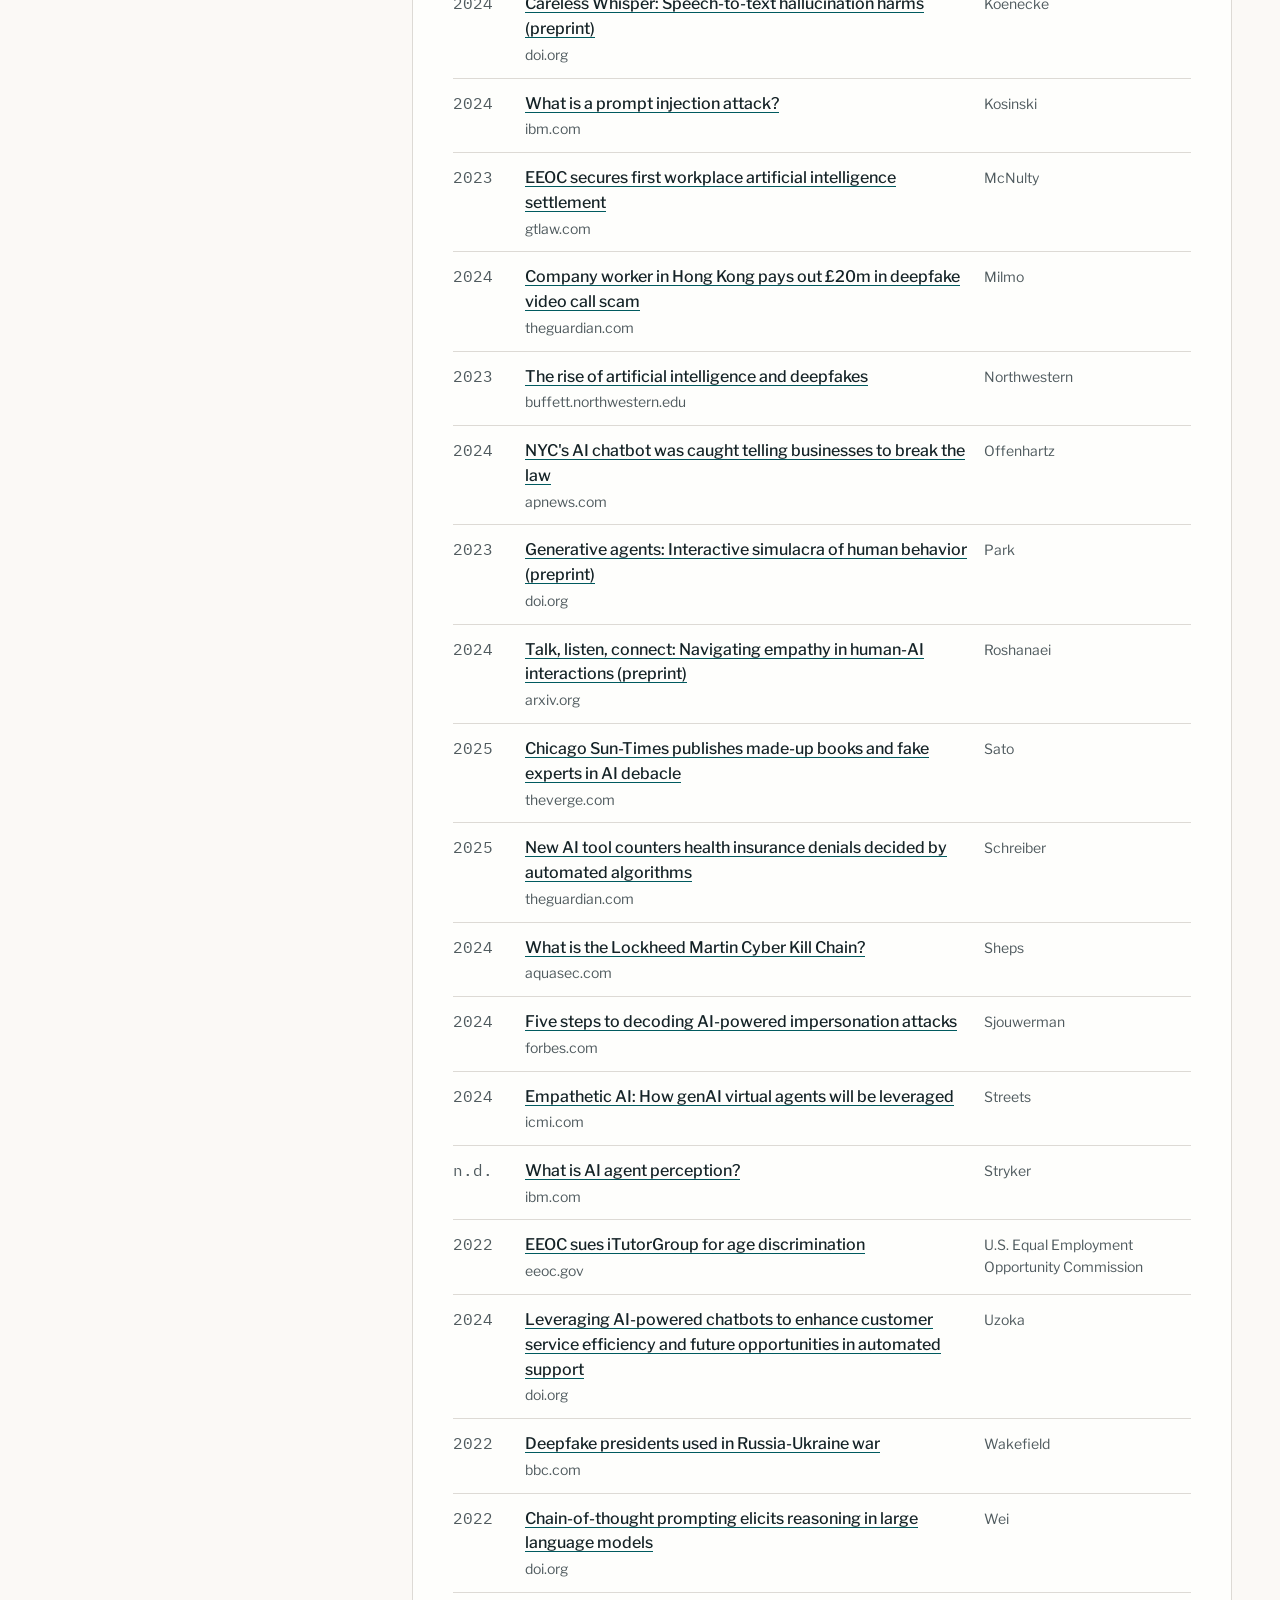
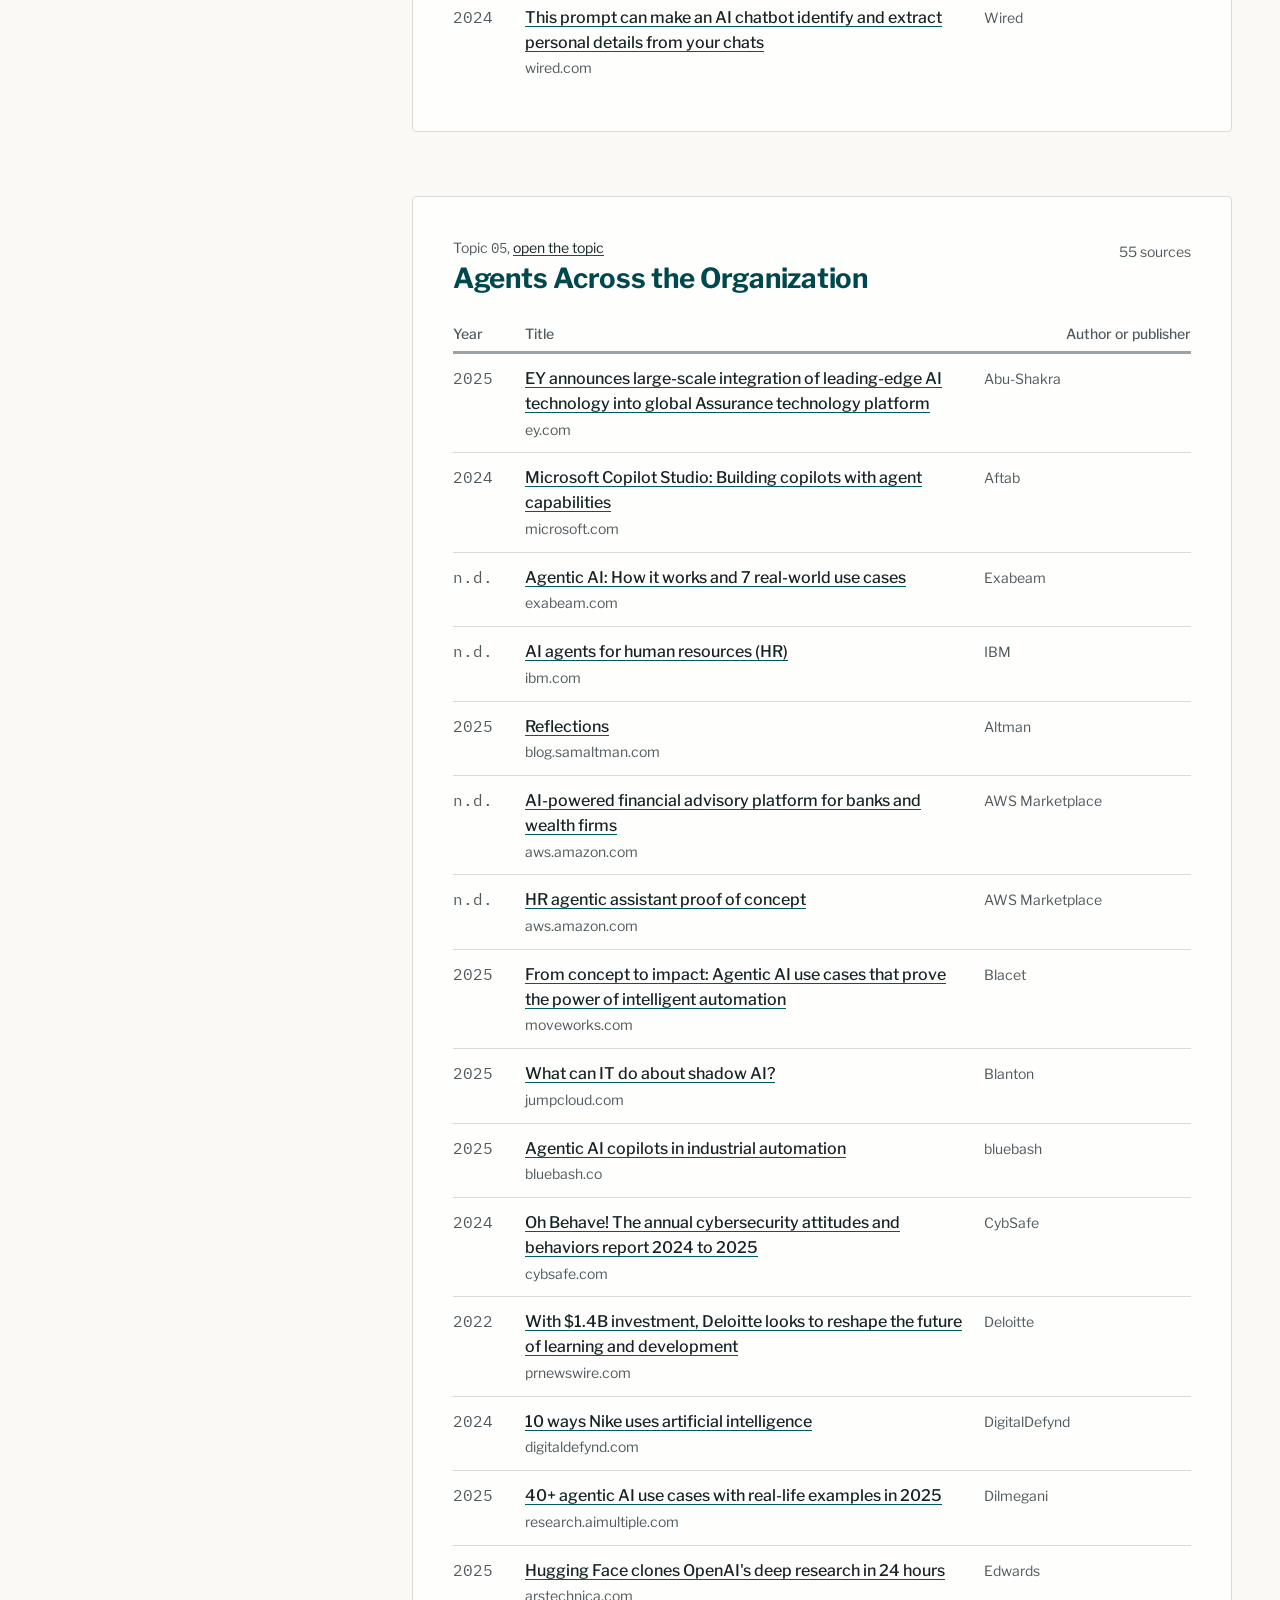
<file: references.html>
<!doctype html>
<html lang="en">
<head>
<meta charset="utf-8">
<meta name="viewport" content="width=device-width, initial-scale=1">
<title>Agentic AI Reading List</title>
<meta name="description" content="Public articles, papers and guides on agentic AI, by topic, with links to the originals.">
<script>try{var t=localStorage.getItem('aai-theme');if(t)document.documentElement.dataset.theme=t}catch(e){}</script>
<link rel="preconnect" href="https://fonts.googleapis.com">
<link rel="preconnect" href="https://fonts.gstatic.com" crossorigin>
<link href="https://fonts.googleapis.com/css2?family=Libre+Franklin:wght@400;500;700&family=IBM+Plex+Mono:wght@400;500&display=swap" rel="stylesheet">
<link rel="stylesheet" href="style.css">
</head>
<body>
<a class="skip" href="#reflist">Skip to the reading list</a>
<nav class="rail" aria-label="Sections">
  <a class="mono" href="index.html" aria-label="Agentic AI Playbook, home">Ai</a>
  <a href="index.html"><svg width="22" height="22" viewBox="0 0 24 24" fill="none" stroke="currentColor" stroke-width="1.8" aria-hidden="true"><path d="M4 5.5A1.5 1.5 0 0 1 5.5 4H11v16H5.5A1.5 1.5 0 0 1 4 18.5z"/><path d="M13 4h5.5A1.5 1.5 0 0 1 20 5.5v13a1.5 1.5 0 0 1-1.5 1.5H13z"/></svg><span>Topics</span></a>
  <a href="assignments.html"><svg width="22" height="22" viewBox="0 0 24 24" fill="none" stroke="currentColor" stroke-width="1.8" aria-hidden="true"><rect x="5" y="4" width="14" height="17" rx="1.5"/><path d="M9 3h6v3H9zM8.5 11l2 2 4-4M8.5 17h7"/></svg><span>Projects</span></a>
  <a href="references.html" aria-current="page"><svg width="22" height="22" viewBox="0 0 24 24" fill="none" stroke="currentColor" stroke-width="1.8" aria-hidden="true"><path d="M8 6h12M8 12h12M8 18h12"/><circle cx="4" cy="6" r="1"/><circle cx="4" cy="12" r="1"/><circle cx="4" cy="18" r="1"/></svg><span>Reading</span></a>
  <button class="rail-btn" type="button" id="theme"><svg width="22" height="22" viewBox="0 0 24 24" fill="none" stroke="currentColor" stroke-width="1.8" aria-hidden="true"><circle cx="12" cy="12" r="8"/><path d="M12 4a8 8 0 0 1 0 16z" fill="currentColor"/></svg><span id="theme-label">Theme</span></button>
</nav>

<div class="shell">
  <details class="side" open>
    <summary>Topics</summary>
    <div class="side-head"><strong>Agentic AI Playbook</strong><span>Sources by topic</span></div>
    <ol class="toc" id="toc"></ol>
  </details>

  <main>
    <header class="page-head">
      <h1>Reading list</h1>
      <p class="lead">Public articles, papers and guides on agentic AI, sorted by topic, each linking to the original.</p>
      <p class="facts"><span><strong id="total">0</strong> sources</span><span><strong>8</strong> topics</span></p>
    </header>

    <div class="field ref-search">
      <label for="q">Search titles, authors and sites</label>
      <input type="search" id="q" name="q" autocomplete="off" placeholder="Try deepfake, MCP or governance">
      <p class="ref-count" id="count" aria-live="polite"></p>
    </div>

    <div id="reflist"></div>
    <p class="empty" id="empty" hidden>No source matches that search. Try a shorter word, or clear the box to see all of them.</p>
    <footer class="foot">Citations show author or publisher, year and title. Sources marked “n.d.” have no date. A few links may have moved since they were collected.</footer>
  </main>
</div>

<script src="data.js"></script>
<script src="references.js"></script>
<script>
const esc=s=>String(s).replace(/[&<>"]/g,c=>({"&":"&amp;","<":"&lt;",">":"&gt;",'"':"&quot;"}[c]));
const pad=n=>String(n).padStart(2,'0');
const host=document.getElementById('reflist'), toc=document.getElementById('toc');
const site=u=>{try{return new URL(u).hostname.replace(/^www\d?\./,'')}catch(e){return ''}};
document.getElementById('total').textContent=REFERENCES.length;

MODULES.forEach((m,i)=>{
  const n=i+1, rows=REFERENCES.filter(r=>r.topic===n);
  toc.insertAdjacentHTML('beforeend',`<li><a href="#t${n}"><span>${pad(n)}</span>${esc(m.t)}<em class="tcount">${rows.length}</em></a></li>`);
  host.insertAdjacentHTML('beforeend',`
  <section class="module sheet refgroup" id="t${n}" aria-labelledby="h-t${n}">
    <div class="mhead"><div><div class="num-label">Topic <span class="num">${pad(n)}</span>, <a href="index.html#m${n}">open the topic</a></div><h2 id="h-t${n}">${esc(m.t)}</h2></div><span class="status"><span class="num" data-shown>${rows.length}</span> sources</span></div>
    <table class="ledger refs">
      <thead><tr><th scope="col">Year</th><th scope="col">Title</th><th scope="col">Author or publisher</th></tr></thead>
      <tbody>${rows.map(r=>`<tr data-k="${esc((r.title+' '+r.author+' '+site(r.url)+' '+r.year).toLowerCase())}"><td class="n">${esc(r.year)}</td><td class="t"><a href="${esc(r.url)}" target="_blank" rel="noopener">${esc(r.title)}</a><small>${esc(site(r.url))}</small></td><td class="m">${esc(r.author)}</td></tr>`).join('')}</tbody>
    </table>
  </section>`);
});

const q=document.getElementById('q'), count=document.getElementById('count'), empty=document.getElementById('empty');
function filter(){
  const words=q.value.toLowerCase().trim().split(/\s+/).filter(Boolean);
  let total=0;
  document.querySelectorAll('.refgroup').forEach(sec=>{
    let shown=0;
    sec.querySelectorAll('tbody tr').forEach(tr=>{const ok=words.every(w=>tr.dataset.k.includes(w)); tr.hidden=!ok; if(ok) shown++;});
    sec.hidden=shown===0; sec.querySelector('[data-shown]').textContent=shown; total+=shown;
  });
  count.textContent=words.length?`${total} of ${REFERENCES.length} sources match`:'';
  empty.hidden=total>0;
  const p=new URLSearchParams(location.search); words.length?p.set('q',q.value):p.delete('q');
  history.replaceState(null,'',(p.toString()?'?'+p:location.pathname)+location.hash);
}
q.value=new URLSearchParams(location.search).get('q')||'';
q.addEventListener('input',filter); filter();

const side=document.querySelector('.side'), narrow=matchMedia('(max-width: 60rem)');
side.open=!narrow.matches;
narrow.addEventListener('change',()=>{side.open=!narrow.matches;});
toc.addEventListener('click',e=>{if(narrow.matches&&e.target.closest('a')) side.open=false;});

const root=document.documentElement;
document.getElementById('theme').addEventListener('click',()=>{
  const dark=root.dataset.theme?root.dataset.theme==='dark':matchMedia('(prefers-color-scheme: dark)').matches;
  root.dataset.theme=dark?'light':'dark'; try{localStorage.setItem('aai-theme',root.dataset.theme)}catch(e){}});
function themeLabel(){const d=root.dataset.theme?root.dataset.theme==='dark':matchMedia('(prefers-color-scheme: dark)').matches; document.getElementById('theme-label').textContent=d?'Light':'Dark'; document.getElementById('theme').setAttribute('aria-label',d?'Switch to light mode':'Switch to dark mode');}
document.getElementById('theme').addEventListener('click',themeLabel); themeLabel();
</script>
</body>
</html>
</file>
<file: style.css>
/* Hallmark · shape: app screen · genre: editorial · theme: custom, teal and amber palette (by request) · redesign: restyle
 * nav: left icon rail for the three sections, a context panel listing the items with ticks and a crimson current bar (rail becomes a bottom bar under 60rem) · signature: the assignment ledger · states: empty notes, done and not done, search with no match, links hidden in public mode
 * axes: light/neo-grotesque/teal · posture: committed (teal field on section bars and the monogram; accent kept to links, current items and the primary action) · contrast: pass · modes: light+dark · v2.0.0 */
/* Hallmark · pre-emit critique: P4 H5 E4 S4 R5 V4 · weakest: S, the look borrows a portal pattern by request; kept it personal with an own monogram, no borrowed marks or names */
/* Hallmark · waive 49b · the wrapping links are reading titles and project names inside ruled lists and table rows · a second line is the list working, not a squeezed control */
/* Hallmark · waive 71 · the small "Topic 03 of 08" line is the head's own caption, set tight to it · the space above the group is the sheet padding */
/* Hallmark · reworded "Agentic AI — my learning path" to "Agentic AI, in my own words" · 19 names the dash */
/* Hallmark · reworded "Practice" to "My progress" · the head now groups the tick and the notes */
/* Hallmark · reworded "Status" to "My work" · the head now groups status, link and notes */
/* Hallmark · reworded "Agentic AI Notes" to "Agentic AI notes" · the title now heads the side panel */
/* Hallmark · dropped every external platform link and the template string that built them · by request, the site holds only publishable content */
/* Hallmark · fewer visible words because the topics page shows one topic at a time; all 8 topics stay in the page */
/* Hallmark · waive 72 · the boxes measured are closed disclosures inside hidden topics (negative bottoms) · open panels carry side padding on their content */
@import url("./tokens.css");
@import url("./base.css");

body { color: var(--color-ink-2); }
::selection { background: var(--color-field); color: var(--color-field-ink); }
h3.label::selection, h3.label *::selection, .rail .mono::selection { background: var(--color-ink); color: var(--color-paper); }
h1, h2, h3 { color: var(--color-ink); }
a { color: var(--color-ink); text-decoration-color: var(--color-accent); transition: text-decoration-thickness var(--dur-micro) var(--ease-out); }
a:hover { text-decoration-thickness: 2px; }
a:active { color: var(--color-accent-2); }

/* Skip link */
.skip { position: absolute; left: var(--space-md); top: var(--space-xs); z-index: var(--z-tooltip); padding: var(--space-xs) var(--space-md); background: var(--color-ink); color: var(--color-paper); transform: translateY(-200%); }
.skip:focus-visible { transform: none; }

/* Left rail: the global sections */
.rail { position: fixed; inset: 0 auto 0 0; z-index: var(--z-sticky-nav); width: var(--rail); display: flex; flex-direction: column; align-items: stretch; gap: var(--space-2xs); padding-bottom: var(--space-md); background: var(--color-sheet); border-right: var(--rule-hair) solid var(--color-rule); }
.rail .mono { display: grid; place-items: center; height: 64px; margin-bottom: var(--space-xs); background: var(--color-amber); color: var(--color-amber-ink); font: 700 var(--text-lg)/1 var(--font-display); text-decoration: none; letter-spacing: 0; }
.rail .mono:hover { background: var(--color-field); color: var(--color-field-ink); }
.rail a:not(.mono), .rail-btn { display: grid; justify-items: center; gap: var(--space-3xs); min-height: 56px; padding: var(--space-xs) var(--space-2xs); border: 0; border-left: var(--rule-bar) solid transparent; background: transparent; color: var(--color-muted); font: 500 var(--text-xs)/1.2 var(--font-body); text-decoration: none; cursor: pointer; transition: color var(--dur-micro) var(--ease-out), background-color var(--dur-micro) var(--ease-out); }
.rail a:not(.mono):hover, .rail-btn:hover { color: var(--color-ink); background: var(--color-paper-2); }
.rail a:not(.mono):active, .rail-btn:active { background: var(--color-paper-3); }
.rail a[aria-current="page"] { color: var(--color-accent); border-left-color: var(--color-accent); background: var(--color-paper-2); }
.rail-btn { margin-top: auto; }
.rail-btn:disabled { opacity: 0.55; cursor: not-allowed; }
.rail svg { margin-inline: auto; }

/* Controls, all states */
.btn { display: inline-flex; align-items: center; justify-content: center; gap: var(--space-xs); min-height: 40px; padding: 0 var(--space-md); border: var(--rule-hair) solid var(--color-ink); border-radius: var(--radius-pill); background: transparent; color: var(--color-ink); font: 500 var(--text-sm)/1 var(--font-display); white-space: nowrap; text-decoration: none; cursor: pointer; transition: background-color var(--dur-micro) var(--ease-out), transform var(--dur-micro) var(--ease-out); }
.btn:hover { background: var(--color-paper-2); }
.btn:active { transform: translateY(1px); }
.btn:focus-visible { outline: 2px solid var(--color-focus); outline-offset: 2px; }
.btn:disabled, .btn[aria-disabled="true"] { opacity: 0.55; cursor: not-allowed; transform: none; }
.btn--primary { background: var(--color-accent); border-color: var(--color-accent); color: var(--color-accent-ink); }
.btn--primary:hover { background: var(--color-accent-2); border-color: var(--color-accent-2); }

/* Shell */
.shell { display: grid; grid-template-columns: minmax(0, 1fr); margin-left: calc(var(--rail) + var(--panel)); min-height: 100vh; }
.side { position: fixed; inset: 0 auto 0 var(--rail); width: var(--panel); overflow-y: auto; background: var(--color-sheet); border-right: var(--rule-hair) solid var(--color-rule); }
.side > summary { display: none; }
@media (min-width: 60.01rem) { .side::details-content { content-visibility: visible; } }
.side-head { display: grid; gap: var(--space-2xs); padding: var(--space-lg) var(--space-md) var(--space-md); border-bottom: var(--rule-hair) solid var(--color-rule); font-size: var(--text-sm); color: var(--color-muted); line-height: 1.4; }
.side-head strong { font: 700 var(--text-md)/1.25 var(--font-display); color: var(--color-ink); }
.toc { list-style: none; margin: 0; padding: 0; }
.toc a { display: grid; grid-template-columns: 1.75rem minmax(0, 1fr) auto; gap: var(--space-xs); align-items: baseline; padding: var(--space-sm) var(--space-md) var(--space-sm) calc(var(--space-md) - var(--rule-bar)); border-left: var(--rule-bar) solid transparent; border-bottom: var(--rule-hair) solid var(--color-rule); text-decoration: none; color: var(--color-ink-2); font-size: var(--text-sm); line-height: 1.4; transition: background-color var(--dur-micro) var(--ease-out); }
.toc a:hover { background: var(--color-paper-2); }
.toc a span { font-family: var(--font-outlier); font-variant-numeric: tabular-nums; color: var(--color-muted); }
.toc a::after { content: ""; font-size: var(--text-xs); color: var(--color-muted); }
.toc a.done::after { content: "\2713"; font: 700 var(--text-sm)/1 var(--font-body); color: var(--color-done); }
.toc a[aria-current="true"] { color: var(--color-ink); font-weight: 700; background: var(--color-paper-2); border-left-color: var(--color-accent); }
.toc a[aria-current="true"] span { color: var(--color-accent); }
.progress { margin: var(--space-lg) var(--space-md); font-size: var(--text-sm); color: var(--color-muted); }
.progress .num { font-family: var(--font-outlier); color: var(--color-ink); }
.bar { height: 4px; margin-top: var(--space-xs); background: var(--color-paper-3); overflow: hidden; }
.bar i { display: block; height: 100%; background: var(--color-done); transform-origin: left; transform: scaleX(0); transition: transform var(--dur-short) var(--ease-out); }

/* Main column */
main { padding: var(--space-xl) var(--gutter) var(--space-3xl); min-width: 0; max-width: 72rem; }

/* Page head */
.page-head { display: grid; gap: var(--space-sm); padding-bottom: var(--space-lg); margin-bottom: var(--space-xl); border-bottom: var(--rule-hair) solid var(--color-rule); }
.page-head h1 { font-size: var(--text-display); max-width: 32ch; }
.page-head .lead { color: var(--color-ink-2); max-width: 60ch; }
.facts { display: flex; flex-wrap: wrap; gap: var(--space-lg); margin: 0; font-size: var(--text-sm); color: var(--color-muted); }
.facts strong { font-family: var(--font-outlier); font-weight: 500; color: var(--color-ink); }

/* The sheet */
.sheet { background: var(--color-sheet); border: var(--rule-hair) solid var(--color-rule); border-radius: var(--radius-card); padding: var(--space-xl); }
section.module + section.module { margin-top: var(--space-2xl); }
.mhead { display: flex; justify-content: space-between; align-items: flex-start; gap: var(--space-md); }
.num-label { font-size: var(--text-sm); color: var(--color-muted); }
.num-label .num { font-family: var(--font-outlier); }
.module h2 { color: var(--color-heading); font-size: var(--text-2xl); margin-top: var(--space-2xs); max-width: none; text-wrap: nowrap; overflow-wrap: normal; }
.status { flex-shrink: 0; font-size: var(--text-sm); color: var(--color-muted); padding-top: var(--space-2xs); }
.status.ok { color: var(--color-ink); }
.big { margin-top: var(--space-md); max-width: 68ch; font-size: var(--text-lg); line-height: 1.5; color: var(--color-ink-2); }
.cols { display: grid; grid-template-columns: minmax(0, 1fr); gap: var(--space-lg); margin-top: var(--space-xl); }
h3.label { font: 700 var(--text-md)/1.3 var(--font-display); color: var(--color-field-ink); background: var(--color-field); letter-spacing: 0; margin: 0 0 var(--space-xs); padding: var(--space-xs) var(--space-sm); border-radius: var(--radius-pill) var(--radius-pill) 0 0; max-width: none; }
h3.label label { color: inherit; }
.list { list-style: none; margin: 0; padding: 0; }
.list li { padding: var(--space-xs) 0; border-bottom: var(--rule-hair) solid var(--color-rule); line-height: 1.5; }
.list li:last-child { border-bottom: 0; }
.block { margin-top: var(--space-xl); }

/* In-topic jump links */
.jump { position: sticky; top: 0; z-index: var(--z-sticky); display: flex; gap: var(--space-xs); overflow-x: auto; margin: 0 0 var(--space-md); padding: var(--space-sm) 0; background: var(--color-paper); border-bottom: var(--rule-hair) solid var(--color-rule); scrollbar-width: none; }
.jump:empty { display: none; }
.jump a { flex-shrink: 0; display: inline-flex; align-items: center; min-height: 36px; padding: 0 var(--space-sm); border: var(--rule-hair) solid var(--color-rule-2); border-radius: 999px; font-size: var(--text-sm); font-weight: 500; color: var(--color-ink-2); text-decoration: none; white-space: nowrap; transition: background-color var(--dur-micro) var(--ease-out), border-color var(--dur-micro) var(--ease-out); }
.jump a:hover { background: var(--color-paper-2); border-color: var(--color-accent); color: var(--color-ink); }
.jump a:active { background: var(--color-paper-3); }
.stack .block { scroll-margin-top: 72px; }
details.more[id] { scroll-margin-top: 72px; }

/* One column of sections */
.stack { display: grid; grid-template-columns: minmax(0, 1fr); gap: var(--space-xl); margin-top: var(--space-xl); }
.stack .block { margin-top: 0; }
.prose { display: grid; gap: var(--space-md); max-width: 72ch; padding-top: var(--space-xs); }
.prose p { line-height: 1.65; }

/* Diagrams */
.fig { margin: var(--space-lg) 0 0; padding: var(--space-lg); background: var(--color-paper-2); border-radius: var(--radius-card); overflow-x: auto; }
.diagram { display: block; width: 100%; min-width: 520px; max-width: 760px; height: auto; margin-inline: auto; font-family: var(--font-body); }
.d-node rect { fill: var(--color-sheet); stroke: var(--color-rule-2); stroke-width: 1.5; }
.d-node text { fill: var(--color-ink); font-size: 15px; font-weight: 700; }
.d-node .d-sub { fill: var(--color-muted); font-size: 12px; font-weight: 400; }
.d-node.hi rect { fill: var(--color-field); stroke: var(--color-field); }
.d-node.hi text, .d-node.hi .d-sub { fill: var(--color-field-ink); }
.d-node.soft rect { fill: var(--color-paper-3); stroke: var(--color-rule-2); stroke-dasharray: 4 3; }
.d-line, .d-axis { stroke: var(--color-ink-2); stroke-width: 1.5; fill: none; }
.d-dash { stroke-dasharray: 5 4; }
.d-head { fill: var(--color-ink-2); }
.d-rule { stroke: var(--color-rule-2); stroke-width: 1; }
.d-label { fill: var(--color-muted); font-size: 13px; }

/* Topic overview and lessons */
.ov-parts { list-style: none; margin: var(--space-md) 0 0; padding: 0; display: grid; grid-template-columns: repeat(2, minmax(0, 1fr)); gap: var(--space-xs); }
.ov-parts li { display: grid; gap: var(--space-3xs); padding: var(--space-sm) var(--space-md); background: var(--color-paper-2); border-left: var(--rule-bar) solid var(--color-amber); }
.ov-parts strong { color: var(--color-ink); }
.ov-parts span { font-size: var(--text-sm); color: var(--color-muted); }
.ov-time { margin-top: var(--space-md); color: var(--color-ink-2); }
.lessons { list-style: none; margin: var(--space-md) 0 0; padding: 0; display: grid; gap: var(--space-lg); }
.lesson { padding: var(--space-lg); border: var(--rule-hair) solid var(--color-rule); border-radius: var(--radius-card); scroll-margin-top: 72px; }
.lesson h4 { display: grid; gap: var(--space-2xs); margin: 0 0 var(--space-sm); font: 700 var(--text-lg)/1.3 var(--font-display); color: var(--color-ink); }
.lesson .ln { font: 500 var(--text-sm)/1 var(--font-outlier); color: var(--color-heading); }
.cmp { margin-top: var(--space-md); }
.cmp td:first-child { width: 22%; }
.steps-flow { list-style: none; margin: var(--space-md) 0 0; padding: 0; display: grid; grid-template-columns: repeat(4, minmax(0, 1fr)); gap: var(--space-xs); counter-reset: s; }
.steps-flow li { counter-increment: s; display: grid; gap: var(--space-xs); align-content: space-between; padding: var(--space-sm); background: var(--color-paper-2); border-radius: var(--radius-pill); font-weight: 500; color: var(--color-ink); }
.steps-flow li::before { content: counter(s); font: 500 var(--text-sm)/1 var(--font-outlier); color: var(--color-muted); }
.tag { justify-self: start; font-style: normal; font-size: var(--text-xs); font-weight: 700; padding: var(--space-3xs) var(--space-xs); border-radius: 999px; border: var(--rule-hair) solid var(--color-rule-2); color: var(--color-ink-2); }
.tag-a { background: var(--color-field); border-color: var(--color-field); color: var(--color-field-ink); }
.ticklist li { padding-left: var(--space-lg); position: relative; }
.ticklist li::before { content: "\2713"; position: absolute; left: 0; color: var(--color-done); font-weight: 700; }
.example { margin-top: var(--space-md); padding: var(--space-md); background: var(--color-paper-2); border-left: var(--rule-bar) solid var(--color-amber); display: grid; gap: var(--space-xs); }
.ex-h { font-weight: 700; color: var(--color-ink); }
.ex-src { font-size: var(--text-sm); color: var(--color-muted); }
.takeaway { margin-top: var(--space-md); padding-top: var(--space-sm); border-top: var(--rule-hair) solid var(--color-rule); color: var(--color-ink-2); }
.takeaway strong { color: var(--color-heading); }

/* Token counter */
.tk-tool { margin-top: var(--space-md); padding: var(--space-lg); background: var(--color-paper-2); border-radius: var(--radius-card); display: grid; gap: var(--space-md); }
.tk-tool textarea { min-height: 140px; background: var(--color-sheet); }
.tk-row { display: flex; flex-wrap: wrap; align-items: flex-end; gap: var(--space-md); }
.tk-row .field { flex: 1 1 16rem; margin: 0; }
.tk-btns { display: flex; gap: var(--space-xs); }
select { display: block; width: 100%; min-height: 44px; padding: 0 var(--space-sm); border: var(--rule-hair) solid var(--color-muted); border-radius: 0; background: var(--color-sheet); color: var(--color-ink); font: 400 var(--text-md)/1.4 var(--font-body); cursor: pointer; }
select:hover { border-color: var(--color-ink-2); }
select:focus-visible { outline: 2px solid var(--color-focus); outline-offset: -2px; }
select:disabled { opacity: 0.55; cursor: not-allowed; }
.tk-tool input[type="number"] { display: block; width: 100%; min-height: 44px; padding: 0 var(--space-sm); border: var(--rule-hair) solid var(--color-muted); border-radius: 0; background: var(--color-sheet); color: var(--color-ink); font: 400 var(--text-md)/1.4 var(--font-body); }
.tk-tool input[type="number"]:hover { border-color: var(--color-ink-2); }
.tk-tool input[type="number"]:focus-visible { outline: 2px solid var(--color-focus); outline-offset: -2px; }
.tk-tool input[type="number"]:disabled { opacity: 0.55; cursor: not-allowed; }
.tk-stats { display: grid; grid-template-columns: repeat(4, minmax(0, 1fr)); gap: 0; margin: 0; }
.tk-stats div { padding: var(--space-sm) var(--space-md); border-left: var(--rule-hair) solid var(--color-rule-2); }
.tk-stats div:first-child { border-left: 0; padding-left: 0; }
.tk-stats dt { font-size: var(--text-sm); color: var(--color-muted); white-space: nowrap; }
.tk-stats dd { margin: var(--space-3xs) 0 0; font: 500 var(--text-2xl)/1.1 var(--font-outlier); color: var(--color-ink); }
.tk-stats div:first-child dd { color: var(--color-heading); }
.tk-note, .tk-hint { font-size: var(--text-sm); color: var(--color-muted); max-width: 70ch; }
.tk-view { max-height: 260px; overflow-y: auto; padding: var(--space-sm); background: var(--color-sheet); border: var(--rule-hair) solid var(--color-rule); font: 400 var(--text-sm)/1.9 var(--font-outlier); white-space: pre-wrap; word-break: break-word; }
.tk { border-radius: 2px; padding: 1px 0; }
.tk0 { background: var(--tk-0); } .tk1 { background: var(--tk-1); } .tk2 { background: var(--tk-2); } .tk3 { background: var(--tk-3); } .tk4 { background: var(--tk-4); }
.tk { color: var(--tk-ink); }
.tk-more { color: var(--color-muted); }
.tk-h { margin: var(--space-lg) 0 var(--space-xs); font: 700 var(--text-md)/1.3 var(--font-display); color: var(--color-ink); }
.tk-tool .tk-h { margin: var(--space-xs) 0 0; }
.tk-grid { display: grid; grid-template-columns: repeat(2, minmax(0, 1fr)); gap: var(--space-md); }
.tk-grid .field { margin: 0; }
.tk-cost { font-size: var(--text-md); color: var(--color-ink-2); }
.tk-cost strong { font-family: var(--font-outlier); color: var(--color-ink); }
.tk-links li { display: grid; gap: var(--space-3xs); }
.tk-links span { font-size: var(--text-sm); color: var(--color-muted); }
.tk-steps { margin: 0; padding-left: var(--space-lg); display: grid; gap: var(--space-xs); max-width: 70ch; }

/* Self-test */
.quiz-intro { margin: var(--space-xs) 0 var(--space-md); color: var(--color-muted); }
.qlist { list-style: none; margin: 0; padding: 0; display: grid; gap: var(--space-lg); }
.q fieldset { border: 0; margin: 0; padding: 0; min-width: 0; }
.qn { font-family: var(--font-outlier); color: var(--color-accent); margin-right: var(--space-2xs); }
.q legend { padding: 0; margin-bottom: var(--space-xs); font-weight: 700; color: var(--color-ink); line-height: 1.45; }
.opt { display: flex; gap: var(--space-sm); align-items: flex-start; padding: var(--space-xs) var(--space-sm); border: var(--rule-hair) solid var(--color-rule); border-radius: var(--radius-pill); margin-top: var(--space-2xs); cursor: pointer; transition: background-color var(--dur-micro) var(--ease-out), border-color var(--dur-micro) var(--ease-out); }
.opt:hover { background: var(--color-paper-2); border-color: var(--color-rule-2); }
.opt:has(input:checked) { border-color: var(--color-accent); background: var(--color-paper-2); }
.opt:has(input:focus-visible) { outline: 2px solid var(--color-focus); outline-offset: 2px; }
.opt input { flex-shrink: 0; width: 18px; height: 18px; margin: var(--space-3xs) 0 0; accent-color: var(--color-accent); }
.opt:has(input:disabled) { cursor: default; }
.opt:has(input:disabled):hover { background: transparent; }
.q.ok .opt:has(input:checked), .opt.is-right { border-color: var(--color-done); border-width: 2px; }
.q.bad .opt:has(input:checked) { border-color: var(--color-error); border-width: 2px; }
.why { margin-top: var(--space-xs); padding: var(--space-xs) var(--space-sm); background: var(--color-paper-2); border-left: var(--rule-bar) solid var(--color-rule-2); line-height: 1.5; }
.q.ok .why { border-left-color: var(--color-done); }
.q.bad .why { border-left-color: var(--color-error); }
.verdict { color: var(--color-ink); }
.quiz-bar { display: flex; flex-wrap: wrap; align-items: center; gap: var(--space-md); margin-top: var(--space-lg); }
.score { font-weight: 700; color: var(--color-ink); }
.score .num { font-family: var(--font-outlier); }
.btn--quiet { border-color: var(--color-rule-2); }

/* Disclosures */
details.more { margin-top: var(--space-sm); background: var(--color-paper-2); border-radius: var(--radius-pill); }
details.more > :not(summary) { margin-inline: var(--space-md); padding-inline: var(--space-xs); }
details.more > summary { padding-inline: var(--space-md); display: flex; justify-content: space-between; gap: var(--space-md); min-height: 44px; align-items: center; cursor: pointer; list-style: none; font: 500 var(--text-md)/1.3 var(--font-display); color: var(--color-ink); }
details.more > summary::-webkit-details-marker { display: none; }
details.more > summary::after { content: "+"; font-family: var(--font-outlier); color: var(--color-muted); }
details.more[open] > summary::after { content: "\2212"; }
details.more > summary:hover { color: var(--color-accent); }
details.more > summary .count { overflow: hidden; text-overflow: ellipsis; white-space: nowrap; min-width: 0; margin-left: auto; font: 400 var(--text-sm)/1 var(--font-outlier); color: var(--color-muted); }
details.more[open] > :not(summary) { margin-bottom: var(--space-md); padding-bottom: var(--space-sm); }

/* Glossary table */
table.gloss { width: 100%; border-collapse: collapse; }
.gloss th { font: 500 var(--text-sm)/1.3 var(--font-body); color: var(--color-muted); text-align: left; padding: var(--space-xs) var(--space-md) var(--space-xs) 0; border-bottom: var(--rule-bar) solid var(--color-rule-2); white-space: nowrap; }
.gloss td { vertical-align: top; padding: var(--space-xs) var(--space-md) var(--space-xs) 0; border-top: var(--rule-hair) solid var(--color-rule); }
.gloss td:first-child { width: 30%; font-weight: 500; color: var(--color-ink); }

/* Notes and fields */
.check { display: flex; gap: var(--space-sm); align-items: flex-start; padding: var(--space-sm) 0; }
.check input { flex-shrink: 0; width: 20px; height: 20px; margin: var(--space-3xs) 0 0; accent-color: var(--color-accent); cursor: pointer; }
.check input:focus-visible { outline: 2px solid var(--color-focus); outline-offset: 2px; }
.check label { cursor: pointer; }
.check small { display: block; font-size: var(--text-sm); color: var(--color-muted); }
textarea, input[type="url"] { display: block; width: 100%; padding: var(--space-sm); border: var(--rule-hair) solid var(--color-muted); border-radius: 0; background: var(--color-paper); color: var(--color-ink); font: 400 var(--text-md)/1.5 var(--font-body); transition: border-color var(--dur-micro) var(--ease-out); }
textarea { min-height: 160px; resize: vertical; }
textarea:hover, input[type="url"]:hover { border-color: var(--color-ink-2); }
textarea:focus-visible, input[type="url"]:focus-visible { outline: 2px solid var(--color-focus); outline-offset: -2px; }
textarea:disabled, input:disabled { opacity: 0.55; cursor: not-allowed; }
textarea::placeholder, input::placeholder { color: var(--color-muted); }
.field + .field { margin-top: var(--space-sm); }
.field label { display: block; font-size: var(--text-sm); color: var(--color-muted); margin-bottom: var(--space-2xs); }

/* Pager */
.pager { display: flex; justify-content: space-between; gap: var(--space-md); margin-top: var(--space-xl); padding-top: var(--space-lg); border-top: var(--rule-hair) solid var(--color-rule); }
.pager .btn { max-width: 100%; white-space: normal; text-align: left; min-height: 44px; padding-block: var(--space-xs); }

/* The ledger (assignments) */
.ledger-wrap { margin-bottom: var(--space-2xl); }
.ledger-cap { display: flex; justify-content: space-between; align-items: baseline; gap: var(--space-md); margin-bottom: var(--space-sm); }
.ledger-cap h2 { font-size: var(--text-xl); }
.ledger-cap span { font: 400 var(--text-sm)/1 var(--font-body); color: var(--color-muted); }
table.ledger { width: 100%; border-collapse: collapse; }
.ledger th { font: 500 var(--text-sm)/1.3 var(--font-body); color: var(--color-muted); text-align: left; padding: var(--space-xs) var(--space-md) var(--space-xs) 0; border-bottom: var(--rule-bar) solid var(--color-rule-2); white-space: nowrap; }
.ledger td { padding: var(--space-sm) var(--space-md) var(--space-sm) 0; border-top: var(--rule-hair) solid var(--color-rule); vertical-align: baseline; }
.ledger tbody tr { transition: background-color var(--dur-micro) var(--ease-out); }
.ledger tbody tr:hover { background: var(--color-paper-2); }
.ledger td.n { font-family: var(--font-outlier); font-variant-numeric: tabular-nums; color: var(--color-muted); width: 3rem; }
.ledger td.t a { font-weight: 500; }
.ledger td.m { color: var(--color-muted); font-size: var(--text-sm); }
.ledger td.st { font-size: var(--text-sm); white-space: nowrap; text-align: right; padding-right: 0; }
.ledger th:last-child { text-align: right; padding-right: 0; }
.ledger tr.todo td.st { color: var(--color-accent); }
.ledger td.st { color: var(--color-done); font-weight: 500; }
.ledger tfoot td { border-top: var(--rule-bar) solid var(--color-rule-2); font-size: var(--text-sm); color: var(--color-muted); padding-top: var(--space-sm); }
.ledger tfoot .num { font-family: var(--font-outlier); color: var(--color-ink); }
.brief { margin-top: var(--space-md); font-size: var(--text-sm); color: var(--color-muted); }
.chips { display: flex; flex-wrap: wrap; gap: var(--space-lg); margin-top: var(--space-md); font-size: var(--text-sm); color: var(--color-muted); }
.chips b { font-weight: 500; color: var(--color-ink); }

/* Reading list */
.ref-search { max-width: 40rem; margin-bottom: var(--space-xl); }
input[type="search"] { display: block; width: 100%; min-height: 44px; padding: var(--space-sm); border: var(--rule-hair) solid var(--color-muted); border-radius: 0; background: var(--color-sheet); color: var(--color-ink); font: 400 var(--text-md)/1.4 var(--font-body); transition: border-color var(--dur-micro) var(--ease-out); }
input[type="search"]:hover { border-color: var(--color-ink-2); }
input[type="search"]:focus-visible { outline: 2px solid var(--color-focus); outline-offset: -2px; }
input[type="search"]:disabled { opacity: 0.55; cursor: not-allowed; }
.ref-count { min-height: 1lh; margin-top: var(--space-2xs); font-size: var(--text-sm); color: var(--color-muted); }
.toc .tcount { font: normal 400 var(--text-xs)/1 var(--font-outlier); color: var(--color-muted); }
.ledger.refs td.n { width: 4.5rem; }
.ledger.refs td.t small { display: block; margin-top: var(--space-3xs); font-size: var(--text-sm); color: var(--color-muted); }
.ledger.refs td.m { width: 28%; }
.empty { padding: var(--space-xl) 0; color: var(--color-muted); }
.all-refs { margin-top: var(--space-sm); font-size: var(--text-sm); }
footer.foot { margin-top: var(--space-2xl); padding-top: var(--space-md); border-top: var(--rule-hair) solid var(--color-rule); font-size: var(--text-sm); color: var(--color-muted); max-width: 70ch; }
footer.foot code { font-family: var(--font-outlier); }

@media (max-width: 60rem) {
  .module h2 { text-wrap: balance; overflow-wrap: break-word; }
  .rail { inset: auto 0 0 0; width: auto; height: 64px; flex-direction: row; padding: 0; border-right: 0; border-top: var(--rule-hair) solid var(--color-rule); }
  .rail .mono { width: 56px; height: 100%; margin: 0; }
  .rail a:not(.mono), .rail-btn { flex: 1; min-height: 0; border-left: 0; border-top: var(--rule-bar) solid transparent; }
  .rail a[aria-current="page"] { border-top-color: var(--color-accent); }
  .rail-btn { margin-top: 0; }
  .shell { grid-template-columns: minmax(0, 1fr); margin-left: 0; padding-bottom: 80px; }
  main { padding: var(--space-lg) var(--gutter) var(--space-2xl); }
  .side { position: static; inset: auto; width: auto; height: auto; border-right: 0; border-bottom: var(--rule-hair) solid var(--color-rule); }
  .side > summary { padding-inline: var(--gutter); display: flex; justify-content: space-between; align-items: center; min-height: 48px; cursor: pointer; list-style: none; font: 500 var(--text-md)/1 var(--font-display); color: var(--color-ink); }
  .side > summary::-webkit-details-marker { display: none; }
  .side > summary::after { content: "+"; font-family: var(--font-outlier); color: var(--color-muted); }
  .side[open] > summary::after { content: "\2212"; }
  .side-head { display: none; }
  .toc a { font-size: var(--text-md); padding-block: var(--space-sm); }
  .cols { grid-template-columns: minmax(0, 1fr); gap: var(--space-lg); }
  .sheet { padding: var(--space-lg) var(--space-md); }
  .gloss td:first-child { width: 40%; }
}
@media (max-width: 40rem) {
  .ov-parts { grid-template-columns: minmax(0, 1fr); }
  .steps-flow { grid-template-columns: repeat(2, minmax(0, 1fr)); }
  .lesson { padding: var(--space-md); }
  .tk-stats { grid-template-columns: repeat(2, minmax(0, 1fr)); row-gap: var(--space-sm); }
  .tk-stats div:nth-child(3) { border-left: 0; padding-left: 0; }
  .tk-grid { grid-template-columns: minmax(0, 1fr); }
  .tk-tool { padding: var(--space-md); }
  .module h2 { font-size: var(--text-xl); }
  .big { font-size: var(--text-md); line-height: 1.6; }
  .page-head h1 { font-size: var(--text-xl); }
  .ledger thead { display: none; }
  .ledger, .ledger tbody, .ledger tr, .ledger td { display: block; width: auto; }
  .ledger tr { padding: var(--space-sm) 0; border-top: var(--rule-hair) solid var(--color-rule); display: grid; grid-template-columns: 2.5rem minmax(0, 1fr) auto; column-gap: var(--space-xs); }
  .ledger td { border: 0; padding: 0; }
  .ledger td.m { grid-column: 2 / -1; }
  .ledger td.st { grid-row: 1; grid-column: 3; }
  .ledger tfoot tr { display: block; }
  .pager { flex-direction: column; }
  .gloss th:first-child, .gloss td:first-child { width: auto; }
  .gloss tr { display: grid; }
  .gloss thead { display: none; }
  .gloss td { border: 0; padding: 0 0 var(--space-2xs); }
  .gloss tr { border-top: var(--rule-hair) solid var(--color-rule); padding: var(--space-xs) 0; }
}
.refgroup .ledger { margin-top: var(--space-lg); }
</file>
